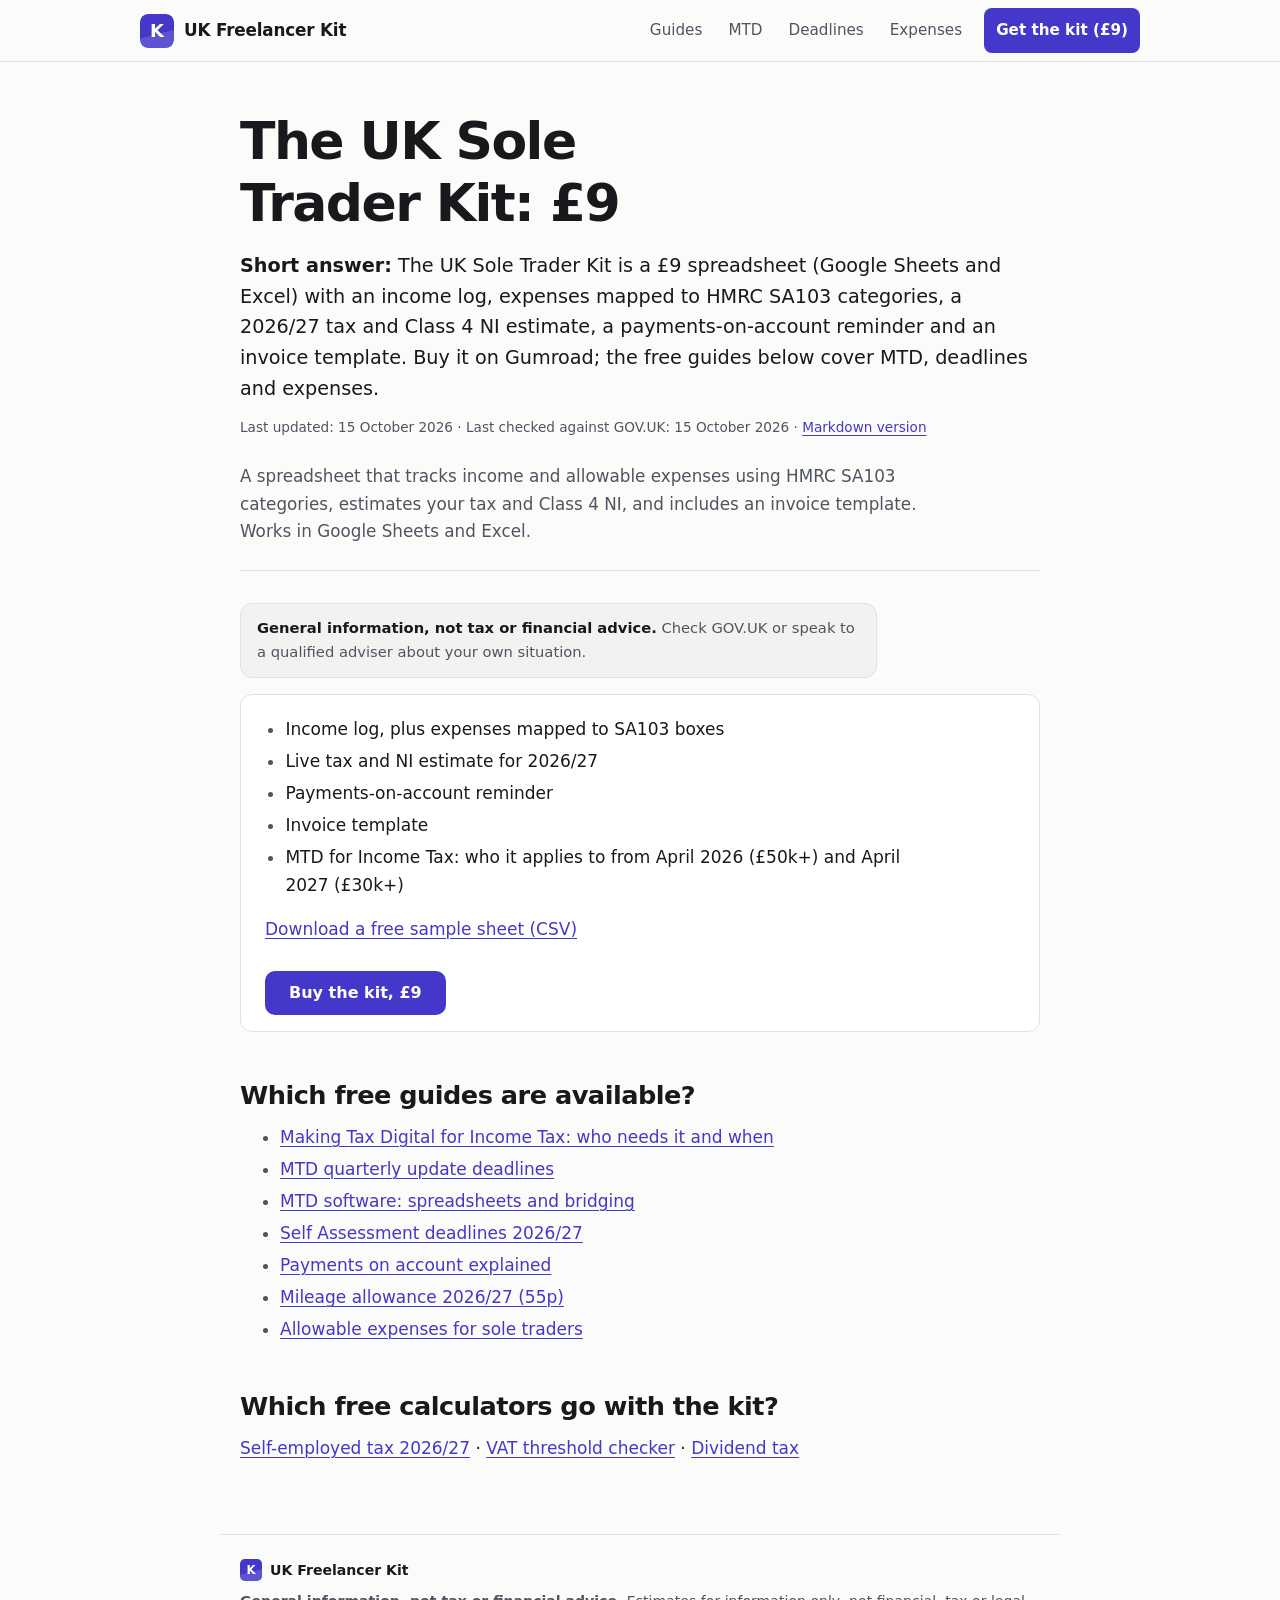
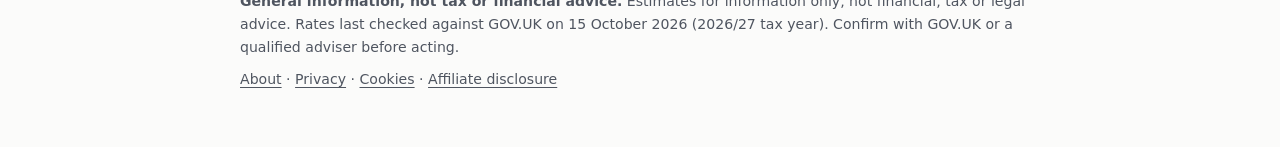
<file: index.html>
<!doctype html><html lang="en-GB"><head><meta charset="utf-8"><meta name="viewport" content="width=device-width,initial-scale=1">
<title>UK Sole Trader Tax & Invoice Kit (Google Sheets) | £9</title><meta name="description" content="Self-assessment income and expense tracker, MTD-ready categories, invoice template and tax estimate for UK sole traders."><meta name="google-site-verification" content="4ClukxyHFtP7GSHUR0D75dGuQpNh220_u6YMPQ5exTw" /><link rel="stylesheet" href="style.css"><link rel="icon" href="favicon.svg" type="image/svg+xml"><meta name="theme-color" content="#4338ca"><meta name="color-scheme" content="light dark"><link rel="canonical" href="https://kit.andreiturcea.com/"><link rel="alternate" type="text/markdown" href="index.html.md" title="Markdown version"><meta property="article:modified_time" content="2026-10-15"><script type="application/ld+json">{"@context": "https://schema.org", "@graph": [{"@type": "WebSite", "@id": "https://kit.andreiturcea.com/#website", "name": "UK Freelancer Kit", "url": "https://kit.andreiturcea.com/", "description": "Free guides for UK sole traders on Making Tax Digital for Income Tax, Self Assessment deadlines, payments on account, mileage and allowable expenses (2026/27), plus the UK Sole Trader Kit, a £9 Google Sheets/Excel income, expenses and tax-estimate spreadsheet sold on Gumroad.", "inLanguage": "en-GB", "publisher": {"@id": "https://kit.andreiturcea.com/#org"}}, {"@type": "Organization", "@id": "https://kit.andreiturcea.com/#org", "name": "UK Freelancer Kit", "url": "https://kit.andreiturcea.com/"}, {"@type": "WebPage", "@id": "https://kit.andreiturcea.com/#webpage", "url": "https://kit.andreiturcea.com/", "name": "UK Sole Trader Tax & Invoice Kit (Google Sheets) | £9", "description": "Self-assessment income and expense tracker, MTD-ready categories, invoice template and tax estimate for UK sole traders.", "inLanguage": "en-GB", "isPartOf": {"@id": "https://kit.andreiturcea.com/#website"}, "datePublished": "2026-10-15", "dateModified": "2026-10-15", "lastReviewed": "2026-10-15", "breadcrumb": {"@id": "https://kit.andreiturcea.com/#breadcrumb"}, "encoding": {"@type": "MediaObject", "contentUrl": "https://kit.andreiturcea.com/index.html.md", "encodingFormat": "text/markdown"}}, {"@type": "BreadcrumbList", "@id": "https://kit.andreiturcea.com/#breadcrumb", "itemListElement": [{"@type": "ListItem", "position": 1, "name": "UK Freelancer Kit", "item": "https://kit.andreiturcea.com/"}]}, {"@type": "Product", "@id": "https://kit.andreiturcea.com/#product", "name": "UK Sole Trader Kit", "description": "Google Sheets and Excel kit for UK sole traders: income log, expenses mapped to HMRC SA103 categories, 2026/27 tax and Class 4 NI estimate, payments-on-account reminder and invoice template.", "brand": {"@type": "Brand", "name": "UK Freelancer Kit"}, "category": "Spreadsheet template", "url": "https://kit.andreiturcea.com/", "offers": {"@type": "Offer", "price": "9.00", "priceCurrency": "GBP", "url": "https://turceapaul.gumroad.com/l/bmykeg", "availability": "https://schema.org/InStock", "seller": {"@id": "https://kit.andreiturcea.com/#org"}}}]}</script></head><body>
<a class="skip" href="#main">Skip to content</a><header class="site-header"><div class="wrap"><a class="brand" href="index.html"><img src="logo.svg" alt="" width="34" height="34"><span>UK Freelancer Kit</span></a><nav class="site-nav" aria-label="Main"><a href="index.html#free-guides">Guides</a><a href="guide-mtd.html">MTD</a><a href="guide-self-assessment-deadlines.html">Deadlines</a><a href="guide-allowable-expenses.html">Expenses</a><a class="btn-nav" href="https://turceapaul.gumroad.com/l/bmykeg">Get the kit (£9)</a></nav></div></header><main id="main"><section class="hero" id="top"><h1>The UK Sole Trader Kit: £9</h1><p id="answer" class="answer"><b>Short answer:</b> The UK Sole Trader Kit is a £9 spreadsheet (Google Sheets and Excel) with an income log, expenses mapped to HMRC SA103 categories, a 2026/27 tax and Class 4 NI estimate, a payments-on-account reminder and an invoice template. Buy it on Gumroad; the free guides below cover MTD, deadlines and expenses.</p><p id="last-updated" style="font-size:.85rem;color:#555">Last updated: <time datetime="2026-10-15">15 October 2026</time> · Last checked against GOV.UK: <time datetime="2026-10-15">15 October 2026</time> · <a href="index.html.md">Markdown version</a></p><p>A spreadsheet that tracks income and allowable expenses using HMRC SA103 categories, estimates your tax and Class 4 NI, and includes an invoice template. Works in Google Sheets and Excel.</p></section><p class="note"><b>General information, not tax or financial advice.</b> Check GOV.UK or speak to a qualified adviser about your own situation.</p>
<div class=card><ul><li>Income log, plus expenses mapped to SA103 boxes</li><li>Live tax and NI estimate for 2026/27</li><li>Payments-on-account reminder</li><li>Invoice template</li><li>MTD for Income Tax: who it applies to from April 2026 (£50k+) and April 2027 (£30k+)</li></ul>
<a href="sample.csv">Download a free sample sheet (CSV)</a><br><br><a href="https://turceapaul.gumroad.com/l/bmykeg"><button>Buy the kit, £9</button></a></div>
<span class="anchor" id="free-guides"></span><h2 id="which-free-guides-are-available">Which free guides are available?</h2><ul><li><a href="guide-mtd.html">Making Tax Digital for Income Tax: who needs it and when</a></li><li><a href="guide-mtd-quarterly-deadlines.html">MTD quarterly update deadlines</a></li><li><a href="guide-mtd-software.html">MTD software: spreadsheets and bridging</a></li><li><a href="guide-self-assessment-deadlines.html">Self Assessment deadlines 2026/27</a></li><li><a href="guide-payments-on-account.html">Payments on account explained</a></li><li><a href="guide-mileage-allowance.html">Mileage allowance 2026/27 (55p)</a></li><li><a href="guide-allowable-expenses.html">Allowable expenses for sole traders</a></li></ul><h2 id="which-free-calculators-go-with-the-kit">Which free calculators go with the kit?</h2><a href="https://calcs.andreiturcea.com/self-employed-tax-calculator.html">Self-employed tax 2026/27</a> · <a href="https://calcs.andreiturcea.com/vat-threshold-checker.html">VAT threshold checker</a> · <a href="https://calcs.andreiturcea.com/dividend-tax-calculator.html">Dividend tax</a></main>
<footer><div class="foot-brand"><img src="logo.svg" alt="" width="22" height="22">UK Freelancer Kit</div><b>General information, not tax or financial advice.</b> Estimates for information only, not financial, tax or legal advice. Rates last checked against GOV.UK on 15 October 2026 (2026/27 tax year). Confirm with GOV.UK or a qualified adviser before acting.<br><a href="about.html">About</a> · <a href="privacy.html">Privacy</a> · <a href="cookies.html">Cookies</a> · <a href="affiliate-disclosure.html">Affiliate disclosure</a></footer></body></html>
</file>
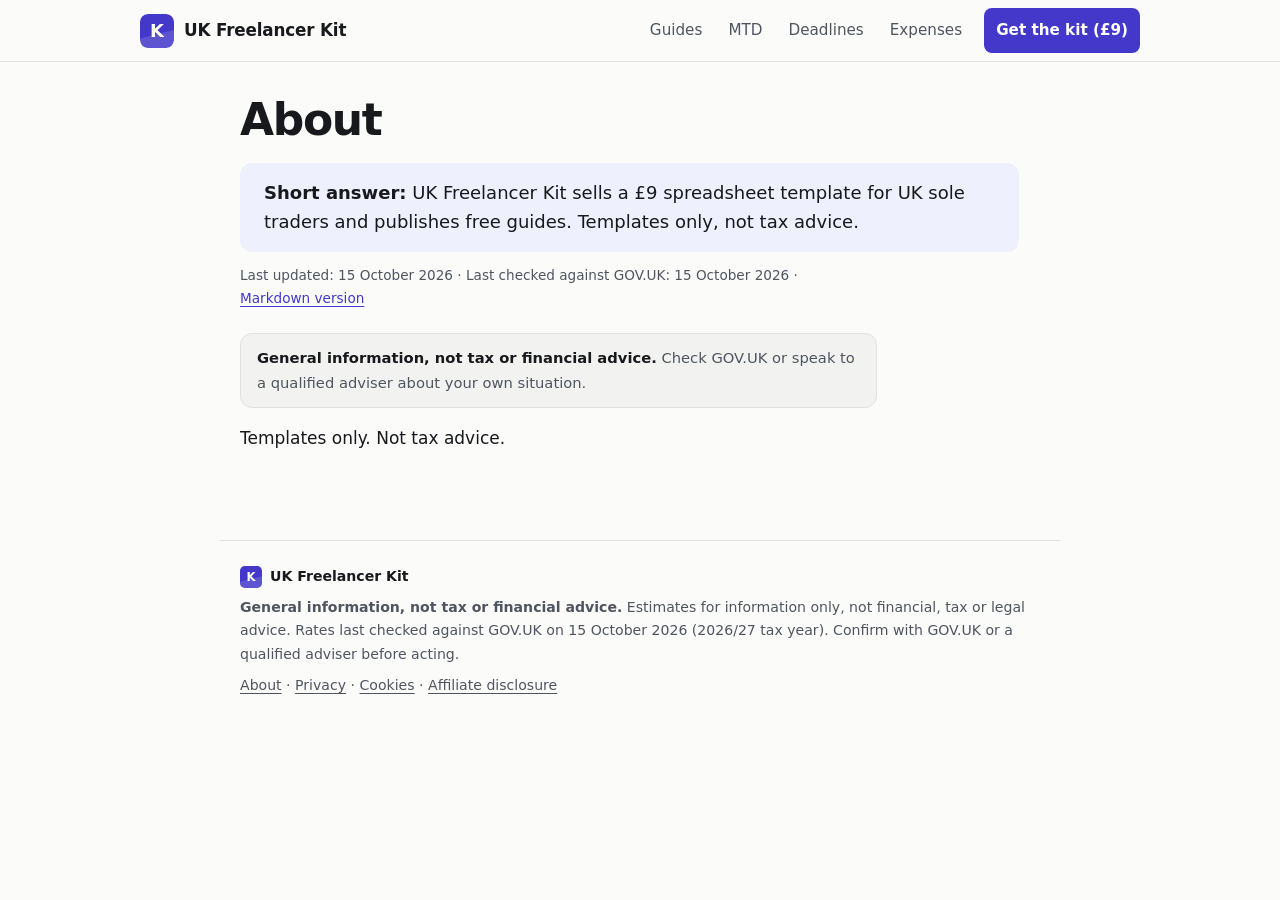
<file: about.html>
<!doctype html><html lang="en-GB"><head><meta charset="utf-8"><meta name="viewport" content="width=device-width,initial-scale=1">
<title>About</title><meta name="description" content="About"><meta name="google-site-verification" content="4ClukxyHFtP7GSHUR0D75dGuQpNh220_u6YMPQ5exTw" /><link rel="stylesheet" href="style.css"><link rel="icon" href="favicon.svg" type="image/svg+xml"><meta name="theme-color" content="#4338ca"><meta name="color-scheme" content="light dark"><link rel="canonical" href="https://kit.andreiturcea.com/about.html"><link rel="alternate" type="text/markdown" href="about.html.md" title="Markdown version"><meta property="article:modified_time" content="2026-10-15"><script type="application/ld+json">{"@context": "https://schema.org", "@graph": [{"@type": "WebSite", "@id": "https://kit.andreiturcea.com/#website", "name": "UK Freelancer Kit", "url": "https://kit.andreiturcea.com/", "description": "Free guides for UK sole traders on Making Tax Digital for Income Tax, Self Assessment deadlines, payments on account, mileage and allowable expenses (2026/27), plus the UK Sole Trader Kit, a £9 Google Sheets/Excel income, expenses and tax-estimate spreadsheet sold on Gumroad.", "inLanguage": "en-GB", "publisher": {"@id": "https://kit.andreiturcea.com/#org"}}, {"@type": "Organization", "@id": "https://kit.andreiturcea.com/#org", "name": "UK Freelancer Kit", "url": "https://kit.andreiturcea.com/"}, {"@type": "WebPage", "@id": "https://kit.andreiturcea.com/about.html#webpage", "url": "https://kit.andreiturcea.com/about.html", "name": "About", "description": "About", "inLanguage": "en-GB", "isPartOf": {"@id": "https://kit.andreiturcea.com/#website"}, "datePublished": "2026-10-15", "dateModified": "2026-10-15", "lastReviewed": "2026-10-15", "breadcrumb": {"@id": "https://kit.andreiturcea.com/about.html#breadcrumb"}, "encoding": {"@type": "MediaObject", "contentUrl": "https://kit.andreiturcea.com/about.html.md", "encodingFormat": "text/markdown"}}, {"@type": "BreadcrumbList", "@id": "https://kit.andreiturcea.com/about.html#breadcrumb", "itemListElement": [{"@type": "ListItem", "position": 1, "name": "UK Freelancer Kit", "item": "https://kit.andreiturcea.com/"}, {"@type": "ListItem", "position": 2, "name": "About", "item": "https://kit.andreiturcea.com/about.html"}]}]}</script></head><body>
<a class="skip" href="#main">Skip to content</a><header class="site-header"><div class="wrap"><a class="brand" href="index.html"><img src="logo.svg" alt="" width="34" height="34"><span>UK Freelancer Kit</span></a><nav class="site-nav" aria-label="Main"><a href="index.html#free-guides">Guides</a><a href="guide-mtd.html">MTD</a><a href="guide-self-assessment-deadlines.html">Deadlines</a><a href="guide-allowable-expenses.html">Expenses</a><a class="btn-nav" href="https://turceapaul.gumroad.com/l/bmykeg">Get the kit (£9)</a></nav></div></header><main id="main"><h1>About</h1><p id="answer" class="answer"><b>Short answer:</b> UK Freelancer Kit sells a £9 spreadsheet template for UK sole traders and publishes free guides. Templates only, not tax advice.</p><p id="last-updated" style="font-size:.85rem;color:#555">Last updated: <time datetime="2026-10-15">15 October 2026</time> · Last checked against GOV.UK: <time datetime="2026-10-15">15 October 2026</time> · <a href="about.html.md">Markdown version</a></p><p class="note"><b>General information, not tax or financial advice.</b> Check GOV.UK or speak to a qualified adviser about your own situation.</p><p>Templates only. Not tax advice.</p></main>
<footer><div class="foot-brand"><img src="logo.svg" alt="" width="22" height="22">UK Freelancer Kit</div><b>General information, not tax or financial advice.</b> Estimates for information only, not financial, tax or legal advice. Rates last checked against GOV.UK on 15 October 2026 (2026/27 tax year). Confirm with GOV.UK or a qualified adviser before acting.<br><a href="about.html">About</a> · <a href="privacy.html">Privacy</a> · <a href="cookies.html">Cookies</a> · <a href="affiliate-disclosure.html">Affiliate disclosure</a></footer></body></html>
</file>
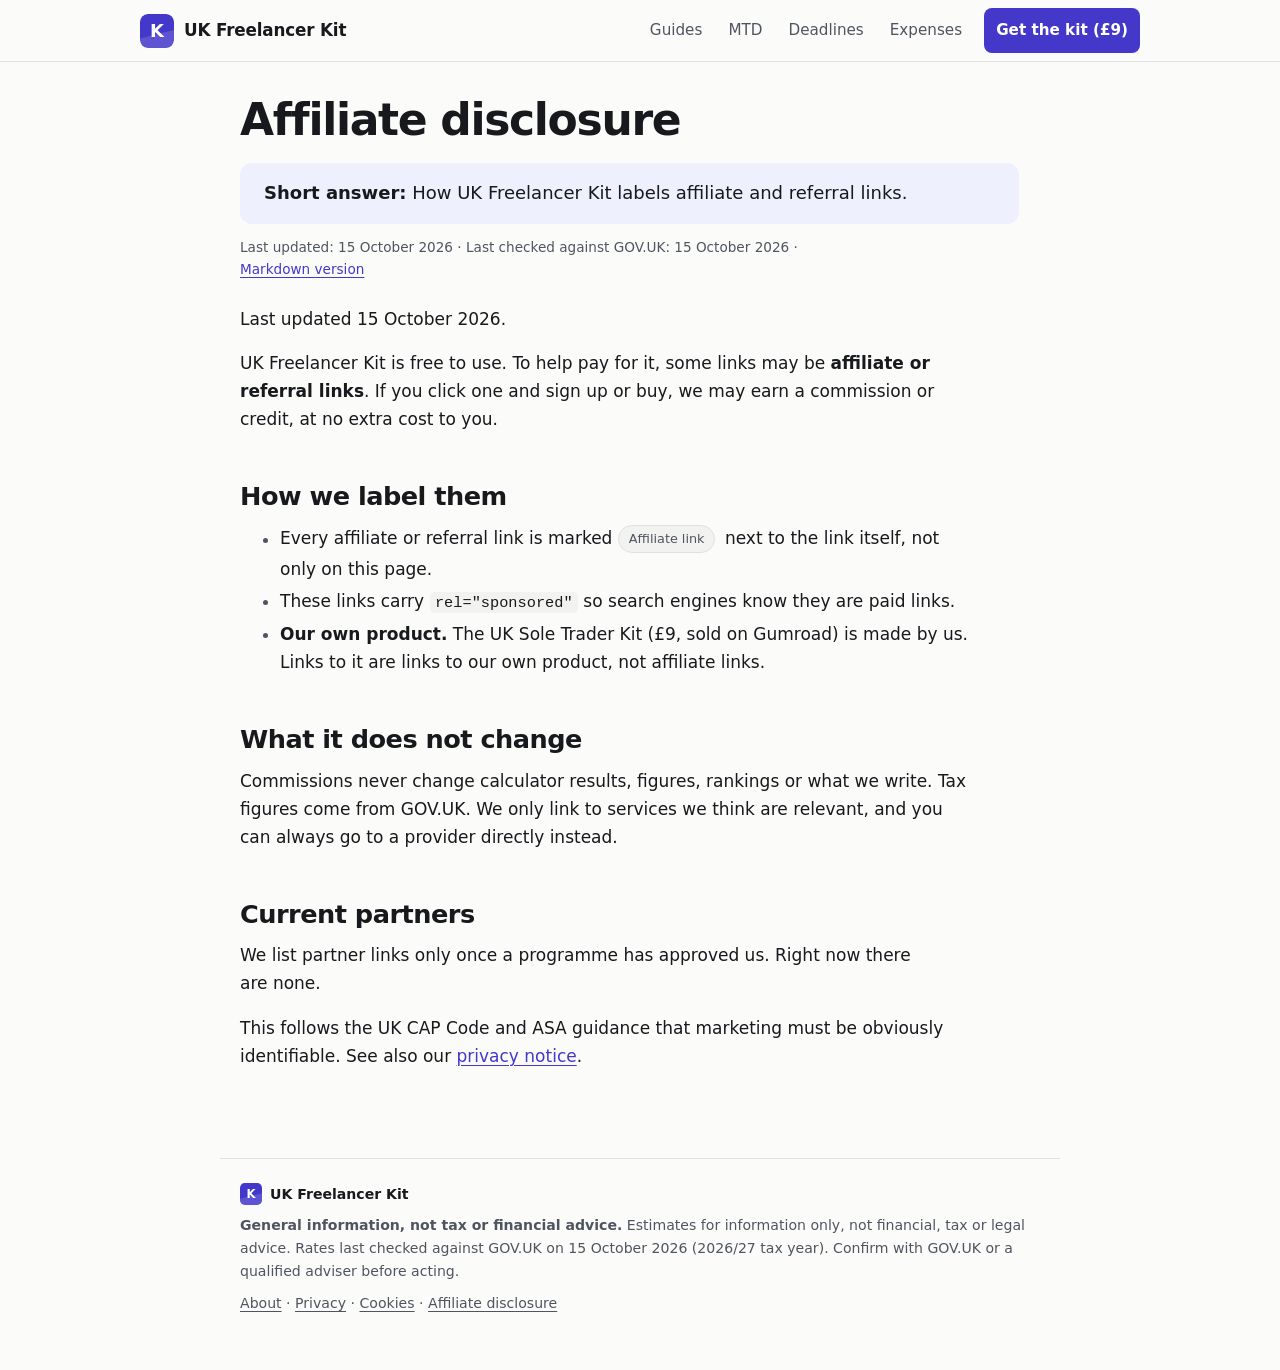
<file: affiliate-disclosure.html>
<!doctype html><html lang="en-GB"><head><meta charset="utf-8"><meta name="viewport" content="width=device-width,initial-scale=1">
<title>Affiliate disclosure | UK Freelancer Kit</title><meta name="description" content="How UK Freelancer Kit labels affiliate and referral links."><link rel="canonical" href="https://kit.andreiturcea.com/affiliate-disclosure.html"><meta name="google-site-verification" content="4ClukxyHFtP7GSHUR0D75dGuQpNh220_u6YMPQ5exTw" /><link rel="stylesheet" href="style.css"><link rel="icon" href="favicon.svg" type="image/svg+xml"><meta name="theme-color" content="#4338ca"><meta name="color-scheme" content="light dark"><link rel="alternate" type="text/markdown" href="affiliate-disclosure.html.md" title="Markdown version"><meta property="article:modified_time" content="2026-10-15"><script type="application/ld+json">{"@context": "https://schema.org", "@graph": [{"@type": "WebSite", "@id": "https://kit.andreiturcea.com/#website", "name": "UK Freelancer Kit", "url": "https://kit.andreiturcea.com/", "description": "Free guides for UK sole traders on Making Tax Digital for Income Tax, Self Assessment deadlines, payments on account, mileage and allowable expenses (2026/27), plus the UK Sole Trader Kit, a £9 Google Sheets/Excel income, expenses and tax-estimate spreadsheet sold on Gumroad.", "inLanguage": "en-GB", "publisher": {"@id": "https://kit.andreiturcea.com/#org"}}, {"@type": "Organization", "@id": "https://kit.andreiturcea.com/#org", "name": "UK Freelancer Kit", "url": "https://kit.andreiturcea.com/"}, {"@type": "WebPage", "@id": "https://kit.andreiturcea.com/affiliate-disclosure.html#webpage", "url": "https://kit.andreiturcea.com/affiliate-disclosure.html", "name": "Affiliate disclosure | UK Freelancer Kit", "description": "How UK Freelancer Kit labels affiliate and referral links.", "inLanguage": "en-GB", "isPartOf": {"@id": "https://kit.andreiturcea.com/#website"}, "datePublished": "2026-10-15", "dateModified": "2026-10-15", "lastReviewed": "2026-10-15", "breadcrumb": {"@id": "https://kit.andreiturcea.com/affiliate-disclosure.html#breadcrumb"}, "encoding": {"@type": "MediaObject", "contentUrl": "https://kit.andreiturcea.com/affiliate-disclosure.html.md", "encodingFormat": "text/markdown"}}, {"@type": "BreadcrumbList", "@id": "https://kit.andreiturcea.com/affiliate-disclosure.html#breadcrumb", "itemListElement": [{"@type": "ListItem", "position": 1, "name": "UK Freelancer Kit", "item": "https://kit.andreiturcea.com/"}, {"@type": "ListItem", "position": 2, "name": "Affiliate disclosure", "item": "https://kit.andreiturcea.com/affiliate-disclosure.html"}]}]}</script></head><body>
<a class="skip" href="#main">Skip to content</a><header class="site-header"><div class="wrap"><a class="brand" href="index.html"><img src="logo.svg" alt="" width="34" height="34"><span>UK Freelancer Kit</span></a><nav class="site-nav" aria-label="Main"><a href="index.html#free-guides">Guides</a><a href="guide-mtd.html">MTD</a><a href="guide-self-assessment-deadlines.html">Deadlines</a><a href="guide-allowable-expenses.html">Expenses</a><a class="btn-nav" href="https://turceapaul.gumroad.com/l/bmykeg">Get the kit (£9)</a></nav></div></header><main id="main"><h1>Affiliate disclosure</h1><p id="answer" class="answer"><b>Short answer:</b> How UK Freelancer Kit labels affiliate and referral links.</p><p id="last-updated" style="font-size:.85rem;color:#555">Last updated: <time datetime="2026-10-15">15 October 2026</time> · Last checked against GOV.UK: <time datetime="2026-10-15">15 October 2026</time> · <a href="affiliate-disclosure.html.md">Markdown version</a></p><p>Last updated 15 October 2026.</p>
<p>UK Freelancer Kit is free to use. To help pay for it, some links may be <b>affiliate or referral links</b>. If you click one and sign up or buy, we may earn a commission or credit, at no extra cost to you.</p>
<h2 id="how-we-label-them">How we label them</h2><ul><li>Every affiliate or referral link is marked <span class=tag>Affiliate link</span> next to the link itself, not only on this page.</li>
<li>These links carry <code>rel="sponsored"</code> so search engines know they are paid links.</li><li><b>Our own product.</b> The UK Sole Trader Kit (£9, sold on Gumroad) is made by us. Links to it are links to our own product, not affiliate links.</li></ul>
<h2 id="what-it-does-not-change">What it does not change</h2><p>Commissions never change calculator results, figures, rankings or what we write. Tax figures come from GOV.UK. We only link to services we think are relevant, and you can always go to a provider directly instead.</p>
<h2 id="current-partners">Current partners</h2><p>We list partner links only once a programme has approved us. Right now there are none.</p>
<p>This follows the UK CAP Code and ASA guidance that marketing must be obviously identifiable. See also our <a href="privacy.html">privacy notice</a>.</p></main>
<footer><div class="foot-brand"><img src="logo.svg" alt="" width="22" height="22">UK Freelancer Kit</div><b>General information, not tax or financial advice.</b> Estimates for information only, not financial, tax or legal advice. Rates last checked against GOV.UK on 15 October 2026 (2026/27 tax year). Confirm with GOV.UK or a qualified adviser before acting.<br><a href="about.html">About</a> · <a href="privacy.html">Privacy</a> · <a href="cookies.html">Cookies</a> · <a href="affiliate-disclosure.html">Affiliate disclosure</a></footer></body></html>
</file>
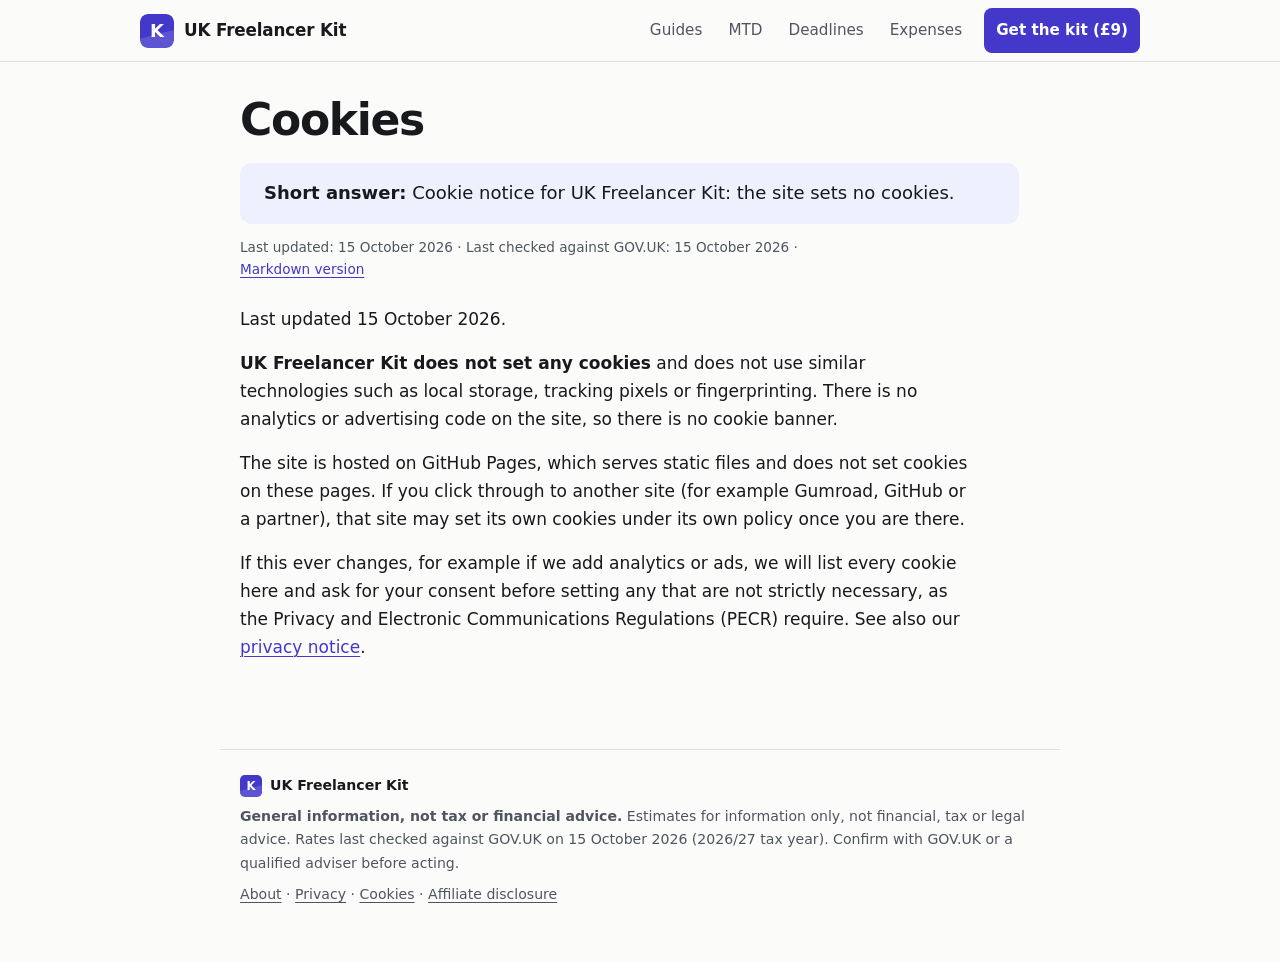
<file: cookies.html>
<!doctype html><html lang="en-GB"><head><meta charset="utf-8"><meta name="viewport" content="width=device-width,initial-scale=1">
<title>Cookies | UK Freelancer Kit</title><meta name="description" content="Cookie notice for UK Freelancer Kit: the site sets no cookies."><link rel="canonical" href="https://kit.andreiturcea.com/cookies.html"><meta name="google-site-verification" content="4ClukxyHFtP7GSHUR0D75dGuQpNh220_u6YMPQ5exTw" /><link rel="stylesheet" href="style.css"><link rel="icon" href="favicon.svg" type="image/svg+xml"><meta name="theme-color" content="#4338ca"><meta name="color-scheme" content="light dark"><link rel="alternate" type="text/markdown" href="cookies.html.md" title="Markdown version"><meta property="article:modified_time" content="2026-10-15"><script type="application/ld+json">{"@context": "https://schema.org", "@graph": [{"@type": "WebSite", "@id": "https://kit.andreiturcea.com/#website", "name": "UK Freelancer Kit", "url": "https://kit.andreiturcea.com/", "description": "Free guides for UK sole traders on Making Tax Digital for Income Tax, Self Assessment deadlines, payments on account, mileage and allowable expenses (2026/27), plus the UK Sole Trader Kit, a £9 Google Sheets/Excel income, expenses and tax-estimate spreadsheet sold on Gumroad.", "inLanguage": "en-GB", "publisher": {"@id": "https://kit.andreiturcea.com/#org"}}, {"@type": "Organization", "@id": "https://kit.andreiturcea.com/#org", "name": "UK Freelancer Kit", "url": "https://kit.andreiturcea.com/"}, {"@type": "WebPage", "@id": "https://kit.andreiturcea.com/cookies.html#webpage", "url": "https://kit.andreiturcea.com/cookies.html", "name": "Cookies | UK Freelancer Kit", "description": "Cookie notice for UK Freelancer Kit: the site sets no cookies.", "inLanguage": "en-GB", "isPartOf": {"@id": "https://kit.andreiturcea.com/#website"}, "datePublished": "2026-10-15", "dateModified": "2026-10-15", "lastReviewed": "2026-10-15", "breadcrumb": {"@id": "https://kit.andreiturcea.com/cookies.html#breadcrumb"}, "encoding": {"@type": "MediaObject", "contentUrl": "https://kit.andreiturcea.com/cookies.html.md", "encodingFormat": "text/markdown"}}, {"@type": "BreadcrumbList", "@id": "https://kit.andreiturcea.com/cookies.html#breadcrumb", "itemListElement": [{"@type": "ListItem", "position": 1, "name": "UK Freelancer Kit", "item": "https://kit.andreiturcea.com/"}, {"@type": "ListItem", "position": 2, "name": "Cookies", "item": "https://kit.andreiturcea.com/cookies.html"}]}]}</script></head><body>
<a class="skip" href="#main">Skip to content</a><header class="site-header"><div class="wrap"><a class="brand" href="index.html"><img src="logo.svg" alt="" width="34" height="34"><span>UK Freelancer Kit</span></a><nav class="site-nav" aria-label="Main"><a href="index.html#free-guides">Guides</a><a href="guide-mtd.html">MTD</a><a href="guide-self-assessment-deadlines.html">Deadlines</a><a href="guide-allowable-expenses.html">Expenses</a><a class="btn-nav" href="https://turceapaul.gumroad.com/l/bmykeg">Get the kit (£9)</a></nav></div></header><main id="main"><h1>Cookies</h1><p id="answer" class="answer"><b>Short answer:</b> Cookie notice for UK Freelancer Kit: the site sets no cookies.</p><p id="last-updated" style="font-size:.85rem;color:#555">Last updated: <time datetime="2026-10-15">15 October 2026</time> · Last checked against GOV.UK: <time datetime="2026-10-15">15 October 2026</time> · <a href="cookies.html.md">Markdown version</a></p><p>Last updated 15 October 2026.</p>
<p><b>UK Freelancer Kit does not set any cookies</b> and does not use similar technologies such as local storage, tracking pixels or fingerprinting. There is no analytics or advertising code on the site, so there is no cookie banner.</p>
<p>The site is hosted on GitHub Pages, which serves static files and does not set cookies on these pages. If you click through to another site (for example Gumroad, GitHub or a partner), that site may set its own cookies under its own policy once you are there.</p>
<p>If this ever changes, for example if we add analytics or ads, we will list every cookie here and ask for your consent before setting any that are not strictly necessary, as the Privacy and Electronic Communications Regulations (PECR) require. See also our <a href="privacy.html">privacy notice</a>.</p></main>
<footer><div class="foot-brand"><img src="logo.svg" alt="" width="22" height="22">UK Freelancer Kit</div><b>General information, not tax or financial advice.</b> Estimates for information only, not financial, tax or legal advice. Rates last checked against GOV.UK on 15 October 2026 (2026/27 tax year). Confirm with GOV.UK or a qualified adviser before acting.<br><a href="about.html">About</a> · <a href="privacy.html">Privacy</a> · <a href="cookies.html">Cookies</a> · <a href="affiliate-disclosure.html">Affiliate disclosure</a></footer></body></html>
</file>
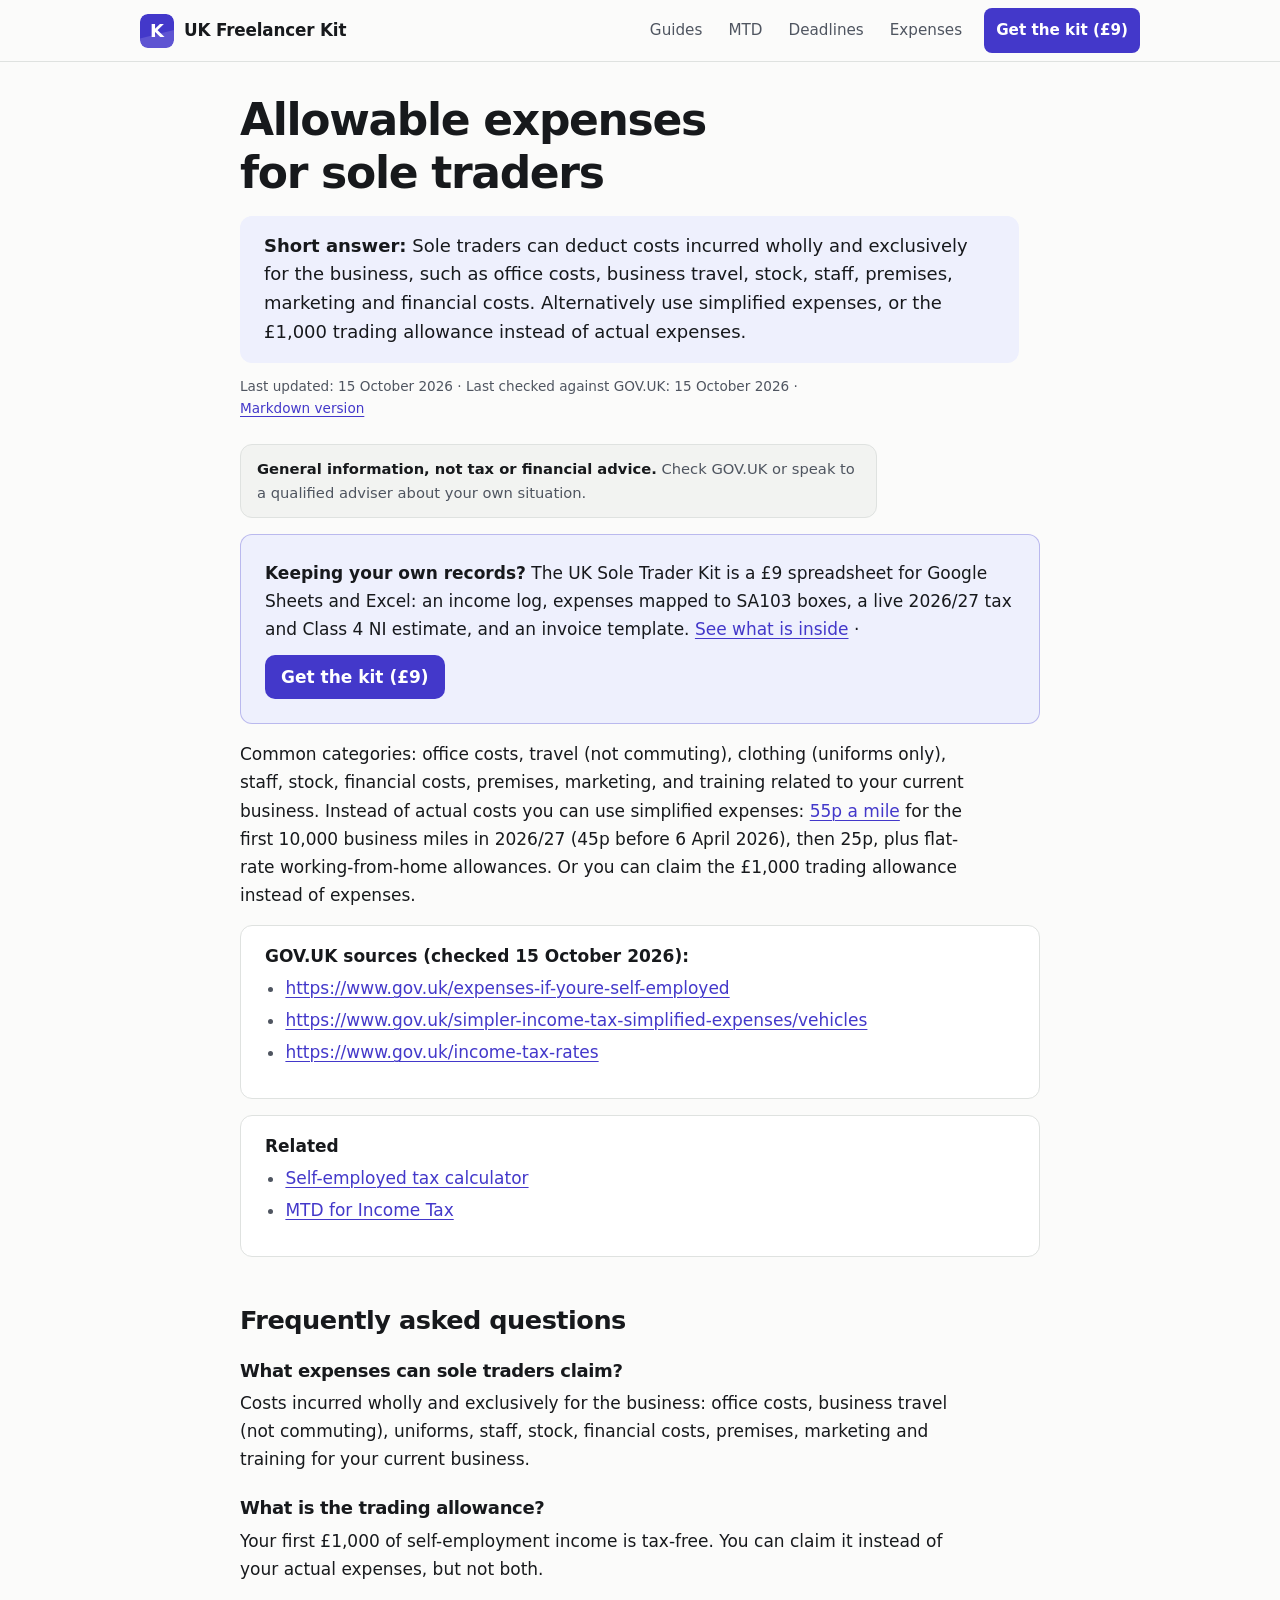
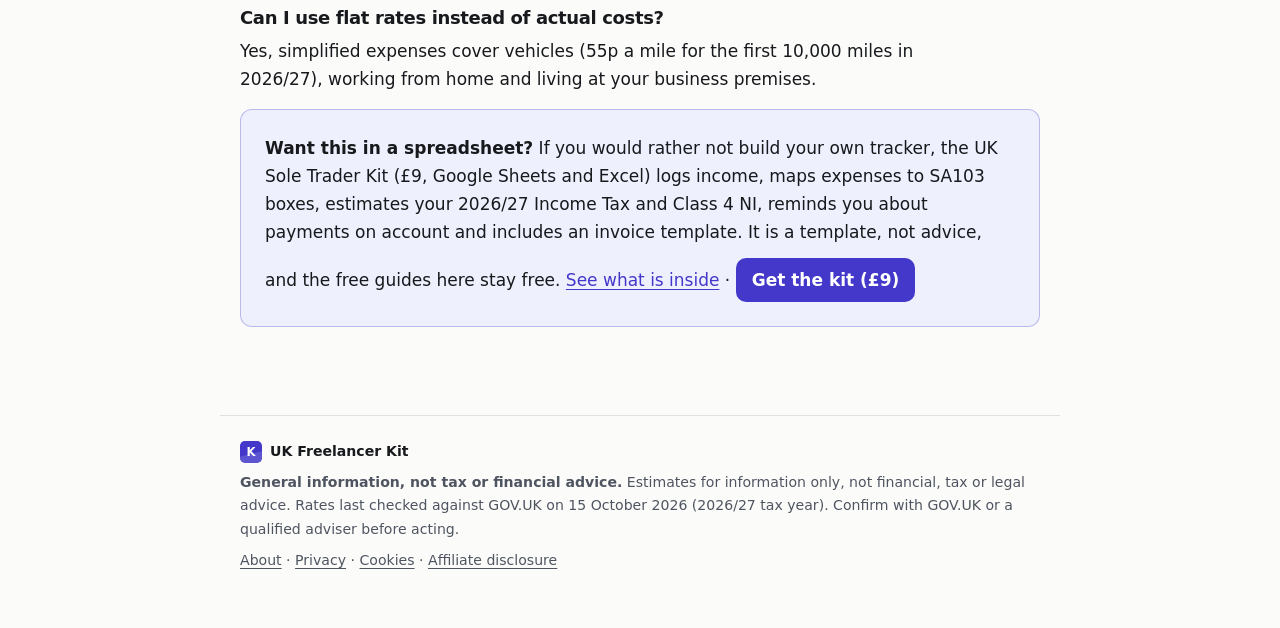
<file: guide-allowable-expenses.html>
<!doctype html><html lang="en-GB"><head><meta charset="utf-8"><meta name="viewport" content="width=device-width,initial-scale=1">
<title>Allowable expenses for UK sole traders (2026 guide)</title><meta name="description" content="Which costs you can claim on Self Assessment, simplified expenses and the £1,000 trading allowance."><link rel="canonical" href="https://kit.andreiturcea.com/guide-allowable-expenses.html"><meta name="google-site-verification" content="4ClukxyHFtP7GSHUR0D75dGuQpNh220_u6YMPQ5exTw" /><link rel="stylesheet" href="style.css"><script type="application/ld+json">{"@context": "https://schema.org", "@type": "FAQPage", "mainEntity": [{"@type": "Question", "name": "What expenses can sole traders claim?", "acceptedAnswer": {"@type": "Answer", "text": "Costs incurred wholly and exclusively for the business: office costs, business travel (not commuting), uniforms, staff, stock, financial costs, premises, marketing and training for your current business."}}, {"@type": "Question", "name": "What is the trading allowance?", "acceptedAnswer": {"@type": "Answer", "text": "Your first £1,000 of self-employment income is tax-free. You can claim it instead of your actual expenses, but not both."}}, {"@type": "Question", "name": "Can I use flat rates instead of actual costs?", "acceptedAnswer": {"@type": "Answer", "text": "Yes, simplified expenses cover vehicles (55p a mile for the first 10,000 miles in 2026/27), working from home and living at your business premises."}}]}</script><link rel="icon" href="favicon.svg" type="image/svg+xml"><meta name="theme-color" content="#4338ca"><meta name="color-scheme" content="light dark"><link rel="alternate" type="text/markdown" href="guide-allowable-expenses.html.md" title="Markdown version"><meta property="article:modified_time" content="2026-10-15"><script type="application/ld+json">{"@context": "https://schema.org", "@graph": [{"@type": "WebSite", "@id": "https://kit.andreiturcea.com/#website", "name": "UK Freelancer Kit", "url": "https://kit.andreiturcea.com/", "description": "Free guides for UK sole traders on Making Tax Digital for Income Tax, Self Assessment deadlines, payments on account, mileage and allowable expenses (2026/27), plus the UK Sole Trader Kit, a £9 Google Sheets/Excel income, expenses and tax-estimate spreadsheet sold on Gumroad.", "inLanguage": "en-GB", "publisher": {"@id": "https://kit.andreiturcea.com/#org"}}, {"@type": "Organization", "@id": "https://kit.andreiturcea.com/#org", "name": "UK Freelancer Kit", "url": "https://kit.andreiturcea.com/"}, {"@type": "WebPage", "@id": "https://kit.andreiturcea.com/guide-allowable-expenses.html#webpage", "url": "https://kit.andreiturcea.com/guide-allowable-expenses.html", "name": "Allowable expenses for UK sole traders (2026 guide)", "description": "Which costs you can claim on Self Assessment, simplified expenses and the £1,000 trading allowance.", "inLanguage": "en-GB", "isPartOf": {"@id": "https://kit.andreiturcea.com/#website"}, "datePublished": "2026-10-15", "dateModified": "2026-10-15", "lastReviewed": "2026-10-15", "breadcrumb": {"@id": "https://kit.andreiturcea.com/guide-allowable-expenses.html#breadcrumb"}, "encoding": {"@type": "MediaObject", "contentUrl": "https://kit.andreiturcea.com/guide-allowable-expenses.html.md", "encodingFormat": "text/markdown"}}, {"@type": "BreadcrumbList", "@id": "https://kit.andreiturcea.com/guide-allowable-expenses.html#breadcrumb", "itemListElement": [{"@type": "ListItem", "position": 1, "name": "UK Freelancer Kit", "item": "https://kit.andreiturcea.com/"}, {"@type": "ListItem", "position": 2, "name": "Allowable expenses for sole traders", "item": "https://kit.andreiturcea.com/guide-allowable-expenses.html"}]}, {"@type": "Article", "@id": "https://kit.andreiturcea.com/guide-allowable-expenses.html#article", "headline": "Allowable expenses for sole traders", "description": "Which costs you can claim on Self Assessment, simplified expenses and the £1,000 trading allowance.", "url": "https://kit.andreiturcea.com/guide-allowable-expenses.html", "mainEntityOfPage": {"@id": "https://kit.andreiturcea.com/guide-allowable-expenses.html#webpage"}, "datePublished": "2026-10-15", "dateModified": "2026-10-15", "author": {"@id": "https://kit.andreiturcea.com/#org"}, "publisher": {"@id": "https://kit.andreiturcea.com/#org"}, "inLanguage": "en-GB"}]}</script></head><body>
<a class="skip" href="#main">Skip to content</a><header class="site-header"><div class="wrap"><a class="brand" href="index.html"><img src="logo.svg" alt="" width="34" height="34"><span>UK Freelancer Kit</span></a><nav class="site-nav" aria-label="Main"><a href="index.html#free-guides">Guides</a><a href="guide-mtd.html">MTD</a><a href="guide-self-assessment-deadlines.html">Deadlines</a><a href="guide-allowable-expenses.html">Expenses</a><a class="btn-nav" href="https://turceapaul.gumroad.com/l/bmykeg">Get the kit (£9)</a></nav></div></header><main id="main">
<h1>Allowable expenses for sole traders</h1><p id="answer" class="answer"><b>Short answer:</b> Sole traders can deduct costs incurred wholly and exclusively for the business, such as office costs, business travel, stock, staff, premises, marketing and financial costs. Alternatively use simplified expenses, or the £1,000 trading allowance instead of actual expenses.</p><p id="last-updated" style="font-size:.85rem;color:#555">Last updated: <time datetime="2026-10-15">15 October 2026</time> · Last checked against GOV.UK: <time datetime="2026-10-15">15 October 2026</time> · <a href="guide-allowable-expenses.html.md">Markdown version</a></p><p class="note"><b>General information, not tax or financial advice.</b> Check GOV.UK or speak to a qualified adviser about your own situation.</p><div class="card sp kit-cta" id="kit-top"><b>Keeping your own records?</b> The UK Sole Trader Kit is a £9 spreadsheet for Google Sheets and Excel: an income log, expenses mapped to SA103 boxes, a live 2026/27 tax and Class 4 NI estimate, and an invoice template. <a href="https://kit.andreiturcea.com/">See what is inside</a> · <a href="https://turceapaul.gumroad.com/l/bmykeg">Get the kit (£9)</a></div><p>Common categories: office costs, travel (not commuting), clothing (uniforms only), staff, stock, financial costs, premises, marketing, and training related to your current business. Instead of actual costs you can use simplified expenses: <a href="guide-mileage-allowance.html">55p a mile</a> for the first 10,000 business miles in 2026/27 (45p before 6 April 2026), then 25p, plus flat-rate working-from-home allowances. Or you can claim the £1,000 trading allowance instead of expenses.</p>
<div class=card><b>GOV.UK sources (checked 15 October 2026):</b><ul><li><a href="https://www.gov.uk/expenses-if-youre-self-employed" rel="nofollow">https://www.gov.uk/expenses-if-youre-self-employed</a></li><li><a href="https://www.gov.uk/simpler-income-tax-simplified-expenses/vehicles" rel="nofollow">https://www.gov.uk/simpler-income-tax-simplified-expenses/vehicles</a></li><li><a href="https://www.gov.uk/income-tax-rates" rel="nofollow">https://www.gov.uk/income-tax-rates</a></li></ul></div><div class=card><b>Related</b><ul><li><a href="https://calcs.andreiturcea.com/self-employed-tax-calculator.html">Self-employed tax calculator</a></li><li><a href="guide-mtd.html">MTD for Income Tax</a></li></ul></div><h2 id="frequently-asked-questions">Frequently asked questions</h2><h3 id="what-expenses-can-sole-traders-claim">What expenses can sole traders claim?</h3><p>Costs incurred wholly and exclusively for the business: office costs, business travel (not commuting), uniforms, staff, stock, financial costs, premises, marketing and training for your current business.</p><h3 id="what-is-the-trading-allowance">What is the trading allowance?</h3><p>Your first £1,000 of self-employment income is tax-free. You can claim it instead of your actual expenses, but not both.</p><h3 id="can-i-use-flat-rates-instead-of-actual-costs">Can I use flat rates instead of actual costs?</h3><p>Yes, simplified expenses cover vehicles (55p a mile for the first 10,000 miles in 2026/27), working from home and living at your business premises.</p><div class="card sp kit-cta" id="kit-end"><b>Want this in a spreadsheet?</b> If you would rather not build your own tracker, the UK Sole Trader Kit (£9, Google Sheets and Excel) logs income, maps expenses to SA103 boxes, estimates your 2026/27 Income Tax and Class 4 NI, reminds you about payments on account and includes an invoice template. It is a template, not advice, and the free guides here stay free. <a href="https://kit.andreiturcea.com/">See what is inside</a> · <a href="https://turceapaul.gumroad.com/l/bmykeg">Get the kit (£9)</a></div></main>
<footer><div class="foot-brand"><img src="logo.svg" alt="" width="22" height="22">UK Freelancer Kit</div><b>General information, not tax or financial advice.</b> Estimates for information only, not financial, tax or legal advice. Rates last checked against GOV.UK on 15 October 2026 (2026/27 tax year). Confirm with GOV.UK or a qualified adviser before acting.<br><a href="about.html">About</a> · <a href="privacy.html">Privacy</a> · <a href="cookies.html">Cookies</a> · <a href="affiliate-disclosure.html">Affiliate disclosure</a></footer></body></html>
</file>
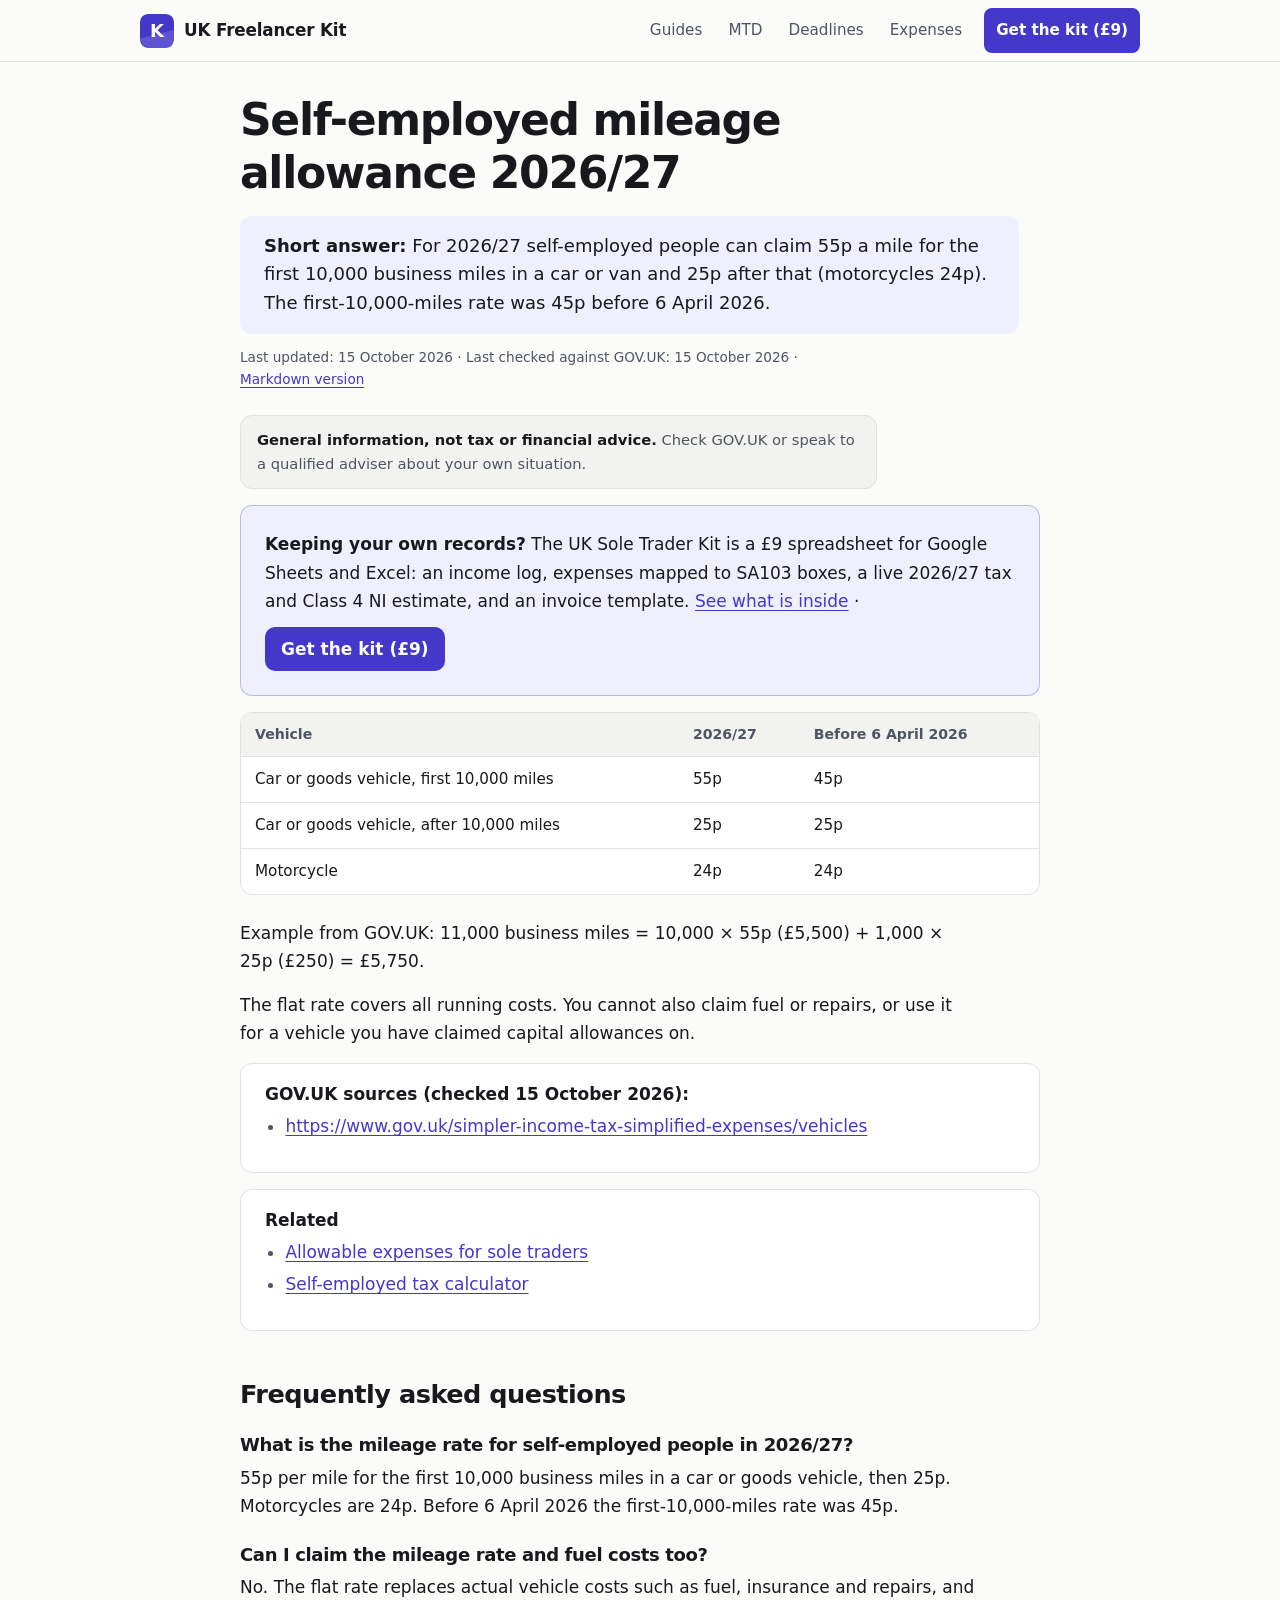
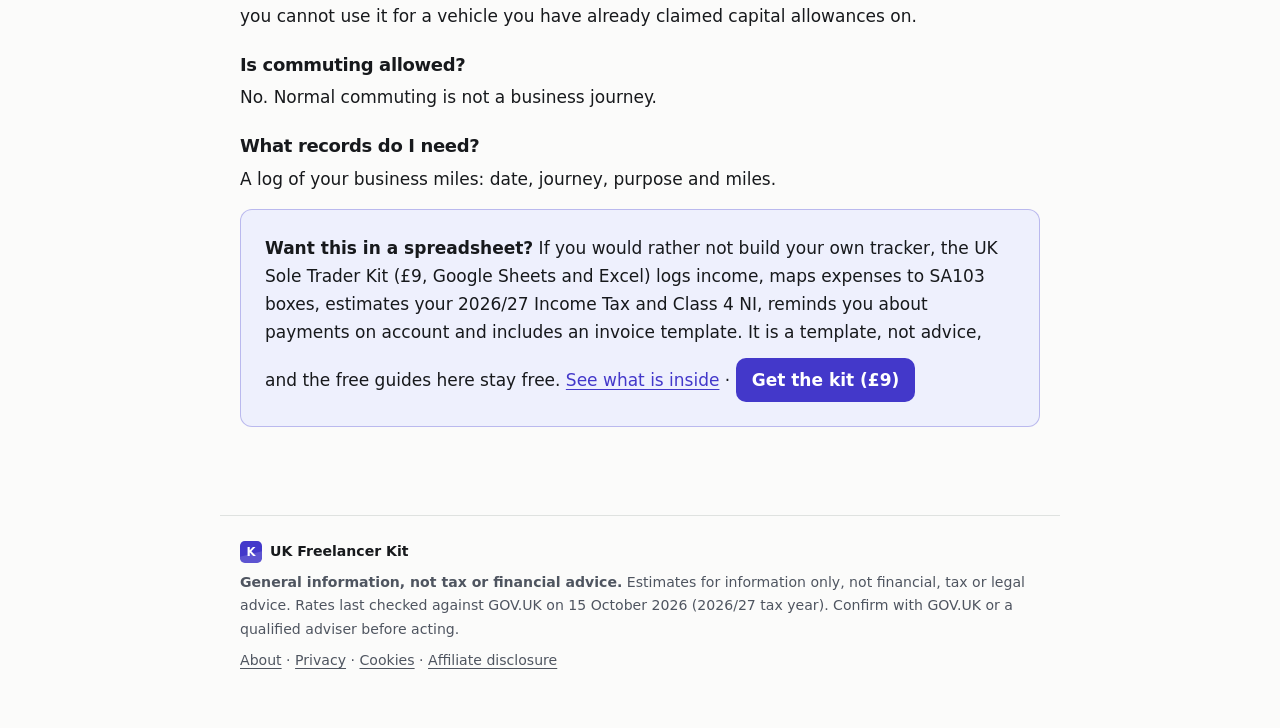
<file: guide-mileage-allowance.html>
<!doctype html><html lang="en-GB"><head><meta charset="utf-8"><meta name="viewport" content="width=device-width,initial-scale=1">
<title>Self-employed mileage rate 2026/27: 55p per mile</title><meta name="description" content="Simplified expenses for vehicles in 2026/27: 55p a mile for the first 10,000 business miles, then 25p; motorcycles 24p."><link rel="canonical" href="https://kit.andreiturcea.com/guide-mileage-allowance.html"><meta name="google-site-verification" content="4ClukxyHFtP7GSHUR0D75dGuQpNh220_u6YMPQ5exTw" /><link rel="stylesheet" href="style.css"><script type="application/ld+json">{"@context": "https://schema.org", "@type": "FAQPage", "mainEntity": [{"@type": "Question", "name": "What is the mileage rate for self-employed people in 2026/27?", "acceptedAnswer": {"@type": "Answer", "text": "55p per mile for the first 10,000 business miles in a car or goods vehicle, then 25p. Motorcycles are 24p. Before 6 April 2026 the first-10,000-miles rate was 45p."}}, {"@type": "Question", "name": "Can I claim the mileage rate and fuel costs too?", "acceptedAnswer": {"@type": "Answer", "text": "No. The flat rate replaces actual vehicle costs such as fuel, insurance and repairs, and you cannot use it for a vehicle you have already claimed capital allowances on."}}, {"@type": "Question", "name": "Is commuting allowed?", "acceptedAnswer": {"@type": "Answer", "text": "No. Normal commuting is not a business journey."}}, {"@type": "Question", "name": "What records do I need?", "acceptedAnswer": {"@type": "Answer", "text": "A log of your business miles: date, journey, purpose and miles."}}]}</script><link rel="icon" href="favicon.svg" type="image/svg+xml"><meta name="theme-color" content="#4338ca"><meta name="color-scheme" content="light dark"><link rel="alternate" type="text/markdown" href="guide-mileage-allowance.html.md" title="Markdown version"><meta property="article:modified_time" content="2026-10-15"><script type="application/ld+json">{"@context": "https://schema.org", "@graph": [{"@type": "WebSite", "@id": "https://kit.andreiturcea.com/#website", "name": "UK Freelancer Kit", "url": "https://kit.andreiturcea.com/", "description": "Free guides for UK sole traders on Making Tax Digital for Income Tax, Self Assessment deadlines, payments on account, mileage and allowable expenses (2026/27), plus the UK Sole Trader Kit, a £9 Google Sheets/Excel income, expenses and tax-estimate spreadsheet sold on Gumroad.", "inLanguage": "en-GB", "publisher": {"@id": "https://kit.andreiturcea.com/#org"}}, {"@type": "Organization", "@id": "https://kit.andreiturcea.com/#org", "name": "UK Freelancer Kit", "url": "https://kit.andreiturcea.com/"}, {"@type": "WebPage", "@id": "https://kit.andreiturcea.com/guide-mileage-allowance.html#webpage", "url": "https://kit.andreiturcea.com/guide-mileage-allowance.html", "name": "Self-employed mileage rate 2026/27: 55p per mile", "description": "Simplified expenses for vehicles in 2026/27: 55p a mile for the first 10,000 business miles, then 25p; motorcycles 24p.", "inLanguage": "en-GB", "isPartOf": {"@id": "https://kit.andreiturcea.com/#website"}, "datePublished": "2026-10-15", "dateModified": "2026-10-15", "lastReviewed": "2026-10-15", "breadcrumb": {"@id": "https://kit.andreiturcea.com/guide-mileage-allowance.html#breadcrumb"}, "encoding": {"@type": "MediaObject", "contentUrl": "https://kit.andreiturcea.com/guide-mileage-allowance.html.md", "encodingFormat": "text/markdown"}}, {"@type": "BreadcrumbList", "@id": "https://kit.andreiturcea.com/guide-mileage-allowance.html#breadcrumb", "itemListElement": [{"@type": "ListItem", "position": 1, "name": "UK Freelancer Kit", "item": "https://kit.andreiturcea.com/"}, {"@type": "ListItem", "position": 2, "name": "Self-employed mileage allowance 2026/27", "item": "https://kit.andreiturcea.com/guide-mileage-allowance.html"}]}, {"@type": "Article", "@id": "https://kit.andreiturcea.com/guide-mileage-allowance.html#article", "headline": "Self-employed mileage allowance 2026/27", "description": "Simplified expenses for vehicles in 2026/27: 55p a mile for the first 10,000 business miles, then 25p; motorcycles 24p.", "url": "https://kit.andreiturcea.com/guide-mileage-allowance.html", "mainEntityOfPage": {"@id": "https://kit.andreiturcea.com/guide-mileage-allowance.html#webpage"}, "datePublished": "2026-10-15", "dateModified": "2026-10-15", "author": {"@id": "https://kit.andreiturcea.com/#org"}, "publisher": {"@id": "https://kit.andreiturcea.com/#org"}, "inLanguage": "en-GB"}]}</script></head><body>
<a class="skip" href="#main">Skip to content</a><header class="site-header"><div class="wrap"><a class="brand" href="index.html"><img src="logo.svg" alt="" width="34" height="34"><span>UK Freelancer Kit</span></a><nav class="site-nav" aria-label="Main"><a href="index.html#free-guides">Guides</a><a href="guide-mtd.html">MTD</a><a href="guide-self-assessment-deadlines.html">Deadlines</a><a href="guide-allowable-expenses.html">Expenses</a><a class="btn-nav" href="https://turceapaul.gumroad.com/l/bmykeg">Get the kit (£9)</a></nav></div></header><main id="main">
<h1>Self-employed mileage allowance 2026/27</h1><p id="answer" class="answer"><b>Short answer:</b> For 2026/27 self-employed people can claim 55p a mile for the first 10,000 business miles in a car or van and 25p after that (motorcycles 24p). The first-10,000-miles rate was 45p before 6 April 2026.</p><p id="last-updated" style="font-size:.85rem;color:#555">Last updated: <time datetime="2026-10-15">15 October 2026</time> · Last checked against GOV.UK: <time datetime="2026-10-15">15 October 2026</time> · <a href="guide-mileage-allowance.html.md">Markdown version</a></p><p class="note"><b>General information, not tax or financial advice.</b> Check GOV.UK or speak to a qualified adviser about your own situation.</p><div class="card sp kit-cta" id="kit-top"><b>Keeping your own records?</b> The UK Sole Trader Kit is a £9 spreadsheet for Google Sheets and Excel: an income log, expenses mapped to SA103 boxes, a live 2026/27 tax and Class 4 NI estimate, and an invoice template. <a href="https://kit.andreiturcea.com/">See what is inside</a> · <a href="https://turceapaul.gumroad.com/l/bmykeg">Get the kit (£9)</a></div><div class="table-wrap" role="region" tabindex="0" aria-label="Table (scrolls sideways on small screens)"><table><tr><th>Vehicle</th><th>2026/27</th><th>Before 6 April 2026</th></tr><tr><td>Car or goods vehicle, first 10,000 miles</td><td>55p</td><td>45p</td></tr><tr><td>Car or goods vehicle, after 10,000 miles</td><td>25p</td><td>25p</td></tr><tr><td>Motorcycle</td><td>24p</td><td>24p</td></tr></table></div>
<p>Example from GOV.UK: 11,000 business miles = 10,000 × 55p (£5,500) + 1,000 × 25p (£250) = £5,750.</p>
<p>The flat rate covers all running costs. You cannot also claim fuel or repairs, or use it for a vehicle you have claimed capital allowances on.</p>
<div class=card><b>GOV.UK sources (checked 15 October 2026):</b><ul><li><a href="https://www.gov.uk/simpler-income-tax-simplified-expenses/vehicles" rel="nofollow">https://www.gov.uk/simpler-income-tax-simplified-expenses/vehicles</a></li></ul></div><div class=card><b>Related</b><ul><li><a href="guide-allowable-expenses.html">Allowable expenses for sole traders</a></li><li><a href="https://calcs.andreiturcea.com/self-employed-tax-calculator.html">Self-employed tax calculator</a></li></ul></div><h2 id="frequently-asked-questions">Frequently asked questions</h2><h3 id="what-is-the-mileage-rate-for-self-employed-people-in-2026-27">What is the mileage rate for self-employed people in 2026/27?</h3><p>55p per mile for the first 10,000 business miles in a car or goods vehicle, then 25p. Motorcycles are 24p. Before 6 April 2026 the first-10,000-miles rate was 45p.</p><h3 id="can-i-claim-the-mileage-rate-and-fuel-costs-too">Can I claim the mileage rate and fuel costs too?</h3><p>No. The flat rate replaces actual vehicle costs such as fuel, insurance and repairs, and you cannot use it for a vehicle you have already claimed capital allowances on.</p><h3 id="is-commuting-allowed">Is commuting allowed?</h3><p>No. Normal commuting is not a business journey.</p><h3 id="what-records-do-i-need">What records do I need?</h3><p>A log of your business miles: date, journey, purpose and miles.</p><div class="card sp kit-cta" id="kit-end"><b>Want this in a spreadsheet?</b> If you would rather not build your own tracker, the UK Sole Trader Kit (£9, Google Sheets and Excel) logs income, maps expenses to SA103 boxes, estimates your 2026/27 Income Tax and Class 4 NI, reminds you about payments on account and includes an invoice template. It is a template, not advice, and the free guides here stay free. <a href="https://kit.andreiturcea.com/">See what is inside</a> · <a href="https://turceapaul.gumroad.com/l/bmykeg">Get the kit (£9)</a></div></main>
<footer><div class="foot-brand"><img src="logo.svg" alt="" width="22" height="22">UK Freelancer Kit</div><b>General information, not tax or financial advice.</b> Estimates for information only, not financial, tax or legal advice. Rates last checked against GOV.UK on 15 October 2026 (2026/27 tax year). Confirm with GOV.UK or a qualified adviser before acting.<br><a href="about.html">About</a> · <a href="privacy.html">Privacy</a> · <a href="cookies.html">Cookies</a> · <a href="affiliate-disclosure.html">Affiliate disclosure</a></footer></body></html>
</file>
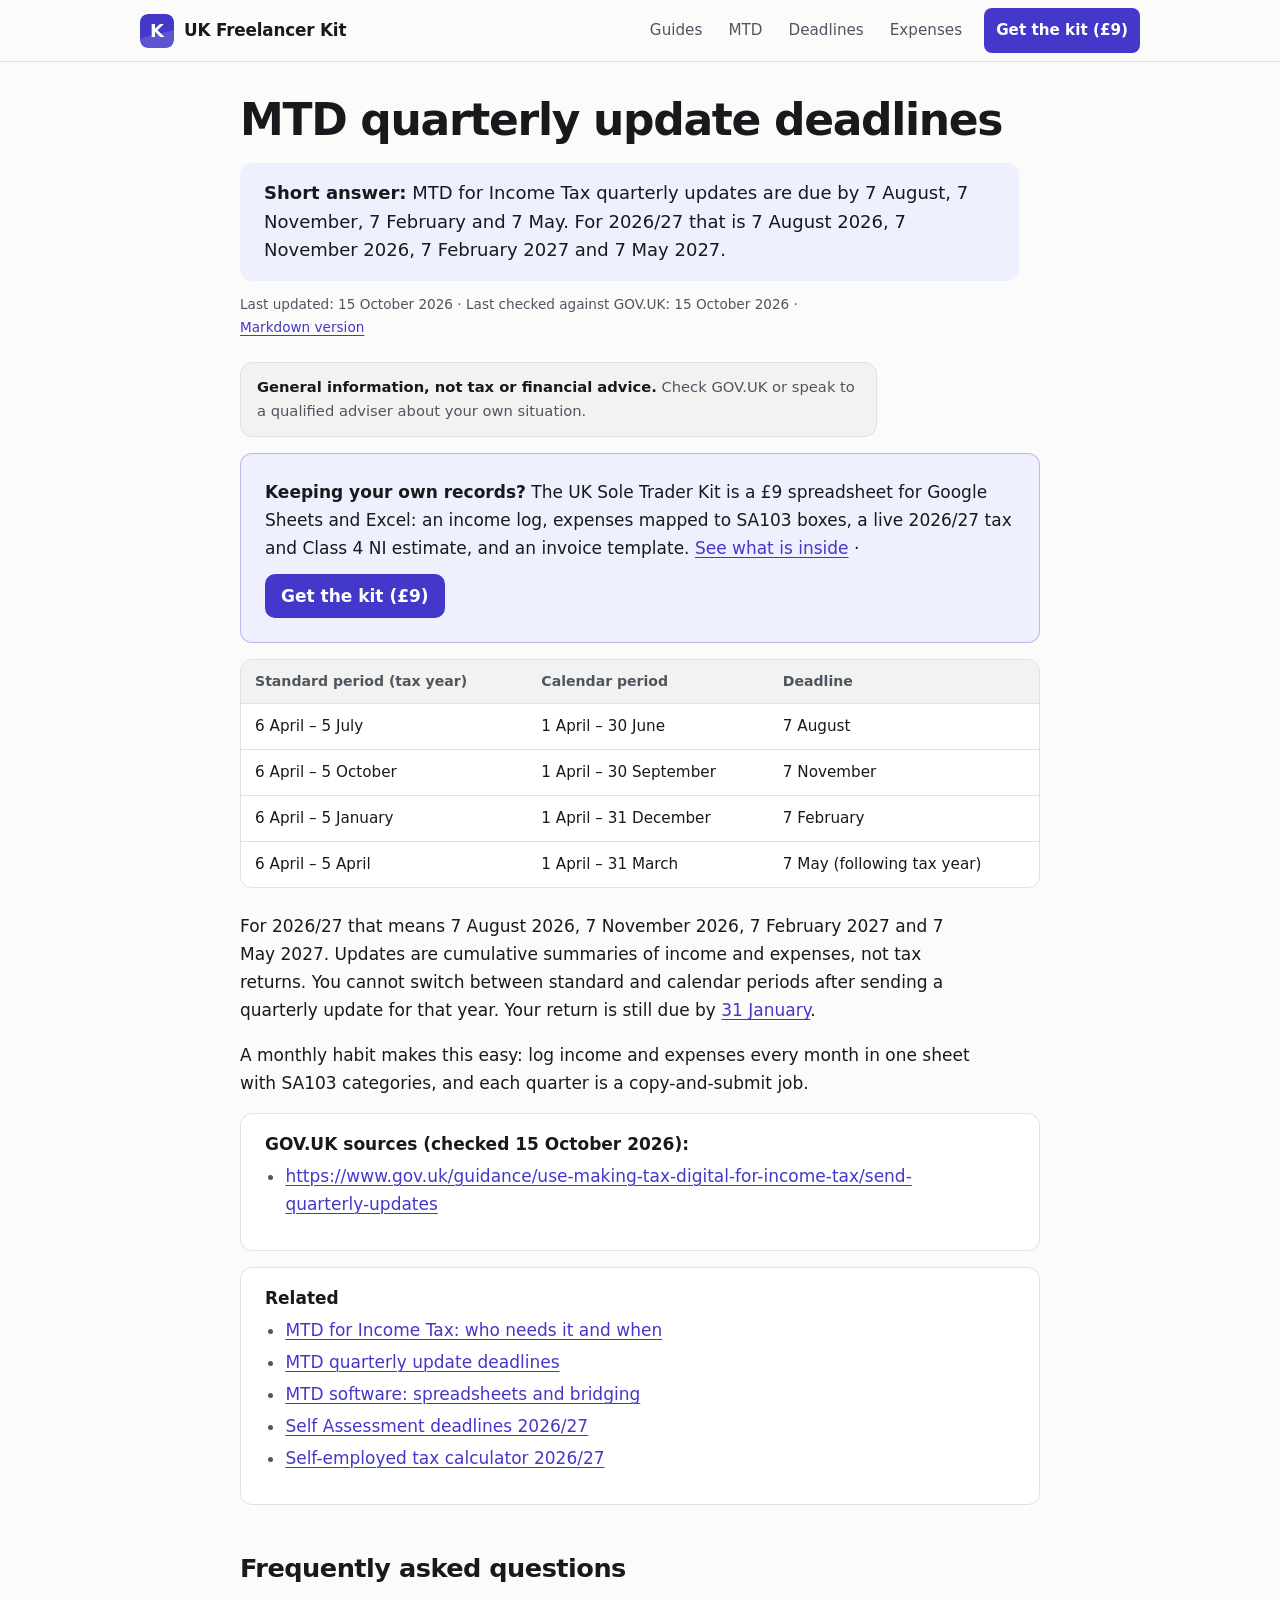
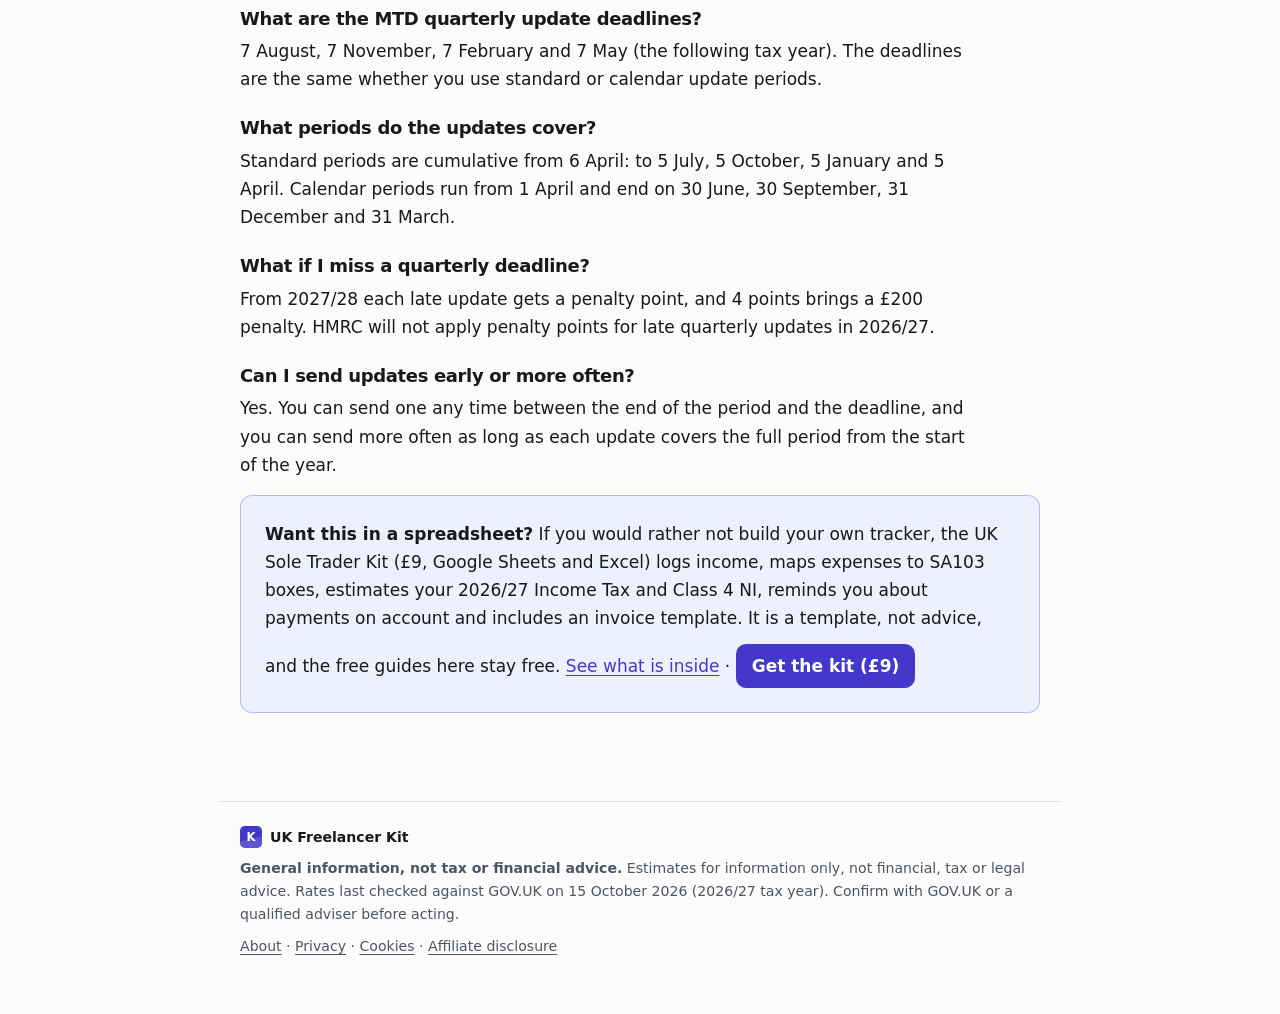
<file: guide-mtd-quarterly-deadlines.html>
<!doctype html><html lang="en-GB"><head><meta charset="utf-8"><meta name="viewport" content="width=device-width,initial-scale=1">
<title>MTD for Income Tax quarterly update deadlines 2026/27</title><meta name="description" content="Making Tax Digital quarterly update dates: 7 August, 7 November, 7 February and 7 May, with standard and calendar periods."><link rel="canonical" href="https://kit.andreiturcea.com/guide-mtd-quarterly-deadlines.html"><meta name="google-site-verification" content="4ClukxyHFtP7GSHUR0D75dGuQpNh220_u6YMPQ5exTw" /><link rel="stylesheet" href="style.css"><script type="application/ld+json">{"@context": "https://schema.org", "@type": "FAQPage", "mainEntity": [{"@type": "Question", "name": "What are the MTD quarterly update deadlines?", "acceptedAnswer": {"@type": "Answer", "text": "7 August, 7 November, 7 February and 7 May (the following tax year). The deadlines are the same whether you use standard or calendar update periods."}}, {"@type": "Question", "name": "What periods do the updates cover?", "acceptedAnswer": {"@type": "Answer", "text": "Standard periods are cumulative from 6 April: to 5 July, 5 October, 5 January and 5 April. Calendar periods run from 1 April and end on 30 June, 30 September, 31 December and 31 March."}}, {"@type": "Question", "name": "What if I miss a quarterly deadline?", "acceptedAnswer": {"@type": "Answer", "text": "From 2027/28 each late update gets a penalty point, and 4 points brings a £200 penalty. HMRC will not apply penalty points for late quarterly updates in 2026/27."}}, {"@type": "Question", "name": "Can I send updates early or more often?", "acceptedAnswer": {"@type": "Answer", "text": "Yes. You can send one any time between the end of the period and the deadline, and you can send more often as long as each update covers the full period from the start of the year."}}]}</script><link rel="icon" href="favicon.svg" type="image/svg+xml"><meta name="theme-color" content="#4338ca"><meta name="color-scheme" content="light dark"><link rel="alternate" type="text/markdown" href="guide-mtd-quarterly-deadlines.html.md" title="Markdown version"><meta property="article:modified_time" content="2026-10-15"><script type="application/ld+json">{"@context": "https://schema.org", "@graph": [{"@type": "WebSite", "@id": "https://kit.andreiturcea.com/#website", "name": "UK Freelancer Kit", "url": "https://kit.andreiturcea.com/", "description": "Free guides for UK sole traders on Making Tax Digital for Income Tax, Self Assessment deadlines, payments on account, mileage and allowable expenses (2026/27), plus the UK Sole Trader Kit, a £9 Google Sheets/Excel income, expenses and tax-estimate spreadsheet sold on Gumroad.", "inLanguage": "en-GB", "publisher": {"@id": "https://kit.andreiturcea.com/#org"}}, {"@type": "Organization", "@id": "https://kit.andreiturcea.com/#org", "name": "UK Freelancer Kit", "url": "https://kit.andreiturcea.com/"}, {"@type": "WebPage", "@id": "https://kit.andreiturcea.com/guide-mtd-quarterly-deadlines.html#webpage", "url": "https://kit.andreiturcea.com/guide-mtd-quarterly-deadlines.html", "name": "MTD for Income Tax quarterly update deadlines 2026/27", "description": "Making Tax Digital quarterly update dates: 7 August, 7 November, 7 February and 7 May, with standard and calendar periods.", "inLanguage": "en-GB", "isPartOf": {"@id": "https://kit.andreiturcea.com/#website"}, "datePublished": "2026-10-15", "dateModified": "2026-10-15", "lastReviewed": "2026-10-15", "breadcrumb": {"@id": "https://kit.andreiturcea.com/guide-mtd-quarterly-deadlines.html#breadcrumb"}, "encoding": {"@type": "MediaObject", "contentUrl": "https://kit.andreiturcea.com/guide-mtd-quarterly-deadlines.html.md", "encodingFormat": "text/markdown"}}, {"@type": "BreadcrumbList", "@id": "https://kit.andreiturcea.com/guide-mtd-quarterly-deadlines.html#breadcrumb", "itemListElement": [{"@type": "ListItem", "position": 1, "name": "UK Freelancer Kit", "item": "https://kit.andreiturcea.com/"}, {"@type": "ListItem", "position": 2, "name": "MTD quarterly update deadlines", "item": "https://kit.andreiturcea.com/guide-mtd-quarterly-deadlines.html"}]}, {"@type": "Article", "@id": "https://kit.andreiturcea.com/guide-mtd-quarterly-deadlines.html#article", "headline": "MTD quarterly update deadlines", "description": "Making Tax Digital quarterly update dates: 7 August, 7 November, 7 February and 7 May, with standard and calendar periods.", "url": "https://kit.andreiturcea.com/guide-mtd-quarterly-deadlines.html", "mainEntityOfPage": {"@id": "https://kit.andreiturcea.com/guide-mtd-quarterly-deadlines.html#webpage"}, "datePublished": "2026-10-15", "dateModified": "2026-10-15", "author": {"@id": "https://kit.andreiturcea.com/#org"}, "publisher": {"@id": "https://kit.andreiturcea.com/#org"}, "inLanguage": "en-GB"}]}</script></head><body>
<a class="skip" href="#main">Skip to content</a><header class="site-header"><div class="wrap"><a class="brand" href="index.html"><img src="logo.svg" alt="" width="34" height="34"><span>UK Freelancer Kit</span></a><nav class="site-nav" aria-label="Main"><a href="index.html#free-guides">Guides</a><a href="guide-mtd.html">MTD</a><a href="guide-self-assessment-deadlines.html">Deadlines</a><a href="guide-allowable-expenses.html">Expenses</a><a class="btn-nav" href="https://turceapaul.gumroad.com/l/bmykeg">Get the kit (£9)</a></nav></div></header><main id="main">
<h1>MTD quarterly update deadlines</h1><p id="answer" class="answer"><b>Short answer:</b> MTD for Income Tax quarterly updates are due by 7 August, 7 November, 7 February and 7 May. For 2026/27 that is 7 August 2026, 7 November 2026, 7 February 2027 and 7 May 2027.</p><p id="last-updated" style="font-size:.85rem;color:#555">Last updated: <time datetime="2026-10-15">15 October 2026</time> · Last checked against GOV.UK: <time datetime="2026-10-15">15 October 2026</time> · <a href="guide-mtd-quarterly-deadlines.html.md">Markdown version</a></p><p class="note"><b>General information, not tax or financial advice.</b> Check GOV.UK or speak to a qualified adviser about your own situation.</p><div class="card sp kit-cta" id="kit-top"><b>Keeping your own records?</b> The UK Sole Trader Kit is a £9 spreadsheet for Google Sheets and Excel: an income log, expenses mapped to SA103 boxes, a live 2026/27 tax and Class 4 NI estimate, and an invoice template. <a href="https://kit.andreiturcea.com/">See what is inside</a> · <a href="https://turceapaul.gumroad.com/l/bmykeg">Get the kit (£9)</a></div><div class="table-wrap" role="region" tabindex="0" aria-label="Table (scrolls sideways on small screens)"><table><tr><th>Standard period (tax year)</th><th>Calendar period</th><th>Deadline</th></tr>
<tr><td>6 April – 5 July</td><td>1 April – 30 June</td><td>7 August</td></tr><tr><td>6 April – 5 October</td><td>1 April – 30 September</td><td>7 November</td></tr><tr><td>6 April – 5 January</td><td>1 April – 31 December</td><td>7 February</td></tr><tr><td>6 April – 5 April</td><td>1 April – 31 March</td><td>7 May (following tax year)</td></tr></table></div>
<p>For 2026/27 that means 7 August 2026, 7 November 2026, 7 February 2027 and 7 May 2027. Updates are cumulative summaries of income and expenses, not tax returns. You cannot switch between standard and calendar periods after sending a quarterly update for that year. Your return is still due by <a href="guide-self-assessment-deadlines.html">31 January</a>.</p>
<p>A monthly habit makes this easy: log income and expenses every month in one sheet with SA103 categories, and each quarter is a copy-and-submit job.</p>
<div class=card><b>GOV.UK sources (checked 15 October 2026):</b><ul><li><a href="https://www.gov.uk/guidance/use-making-tax-digital-for-income-tax/send-quarterly-updates" rel="nofollow">https://www.gov.uk/guidance/use-making-tax-digital-for-income-tax/send-quarterly-updates</a></li></ul></div><div class=card><b>Related</b><ul><li><a href="guide-mtd.html">MTD for Income Tax: who needs it and when</a></li><li><a href="guide-mtd-quarterly-deadlines.html">MTD quarterly update deadlines</a></li><li><a href="guide-mtd-software.html">MTD software: spreadsheets and bridging</a></li><li><a href="guide-self-assessment-deadlines.html">Self Assessment deadlines 2026/27</a></li><li><a href="https://calcs.andreiturcea.com/self-employed-tax-calculator.html">Self-employed tax calculator 2026/27</a></li></ul></div><h2 id="frequently-asked-questions">Frequently asked questions</h2><h3 id="what-are-the-mtd-quarterly-update-deadlines">What are the MTD quarterly update deadlines?</h3><p>7 August, 7 November, 7 February and 7 May (the following tax year). The deadlines are the same whether you use standard or calendar update periods.</p><h3 id="what-periods-do-the-updates-cover">What periods do the updates cover?</h3><p>Standard periods are cumulative from 6 April: to 5 July, 5 October, 5 January and 5 April. Calendar periods run from 1 April and end on 30 June, 30 September, 31 December and 31 March.</p><h3 id="what-if-i-miss-a-quarterly-deadline">What if I miss a quarterly deadline?</h3><p>From 2027/28 each late update gets a penalty point, and 4 points brings a £200 penalty. HMRC will not apply penalty points for late quarterly updates in 2026/27.</p><h3 id="can-i-send-updates-early-or-more-often">Can I send updates early or more often?</h3><p>Yes. You can send one any time between the end of the period and the deadline, and you can send more often as long as each update covers the full period from the start of the year.</p><div class="card sp kit-cta" id="kit-end"><b>Want this in a spreadsheet?</b> If you would rather not build your own tracker, the UK Sole Trader Kit (£9, Google Sheets and Excel) logs income, maps expenses to SA103 boxes, estimates your 2026/27 Income Tax and Class 4 NI, reminds you about payments on account and includes an invoice template. It is a template, not advice, and the free guides here stay free. <a href="https://kit.andreiturcea.com/">See what is inside</a> · <a href="https://turceapaul.gumroad.com/l/bmykeg">Get the kit (£9)</a></div></main>
<footer><div class="foot-brand"><img src="logo.svg" alt="" width="22" height="22">UK Freelancer Kit</div><b>General information, not tax or financial advice.</b> Estimates for information only, not financial, tax or legal advice. Rates last checked against GOV.UK on 15 October 2026 (2026/27 tax year). Confirm with GOV.UK or a qualified adviser before acting.<br><a href="about.html">About</a> · <a href="privacy.html">Privacy</a> · <a href="cookies.html">Cookies</a> · <a href="affiliate-disclosure.html">Affiliate disclosure</a></footer></body></html>
</file>
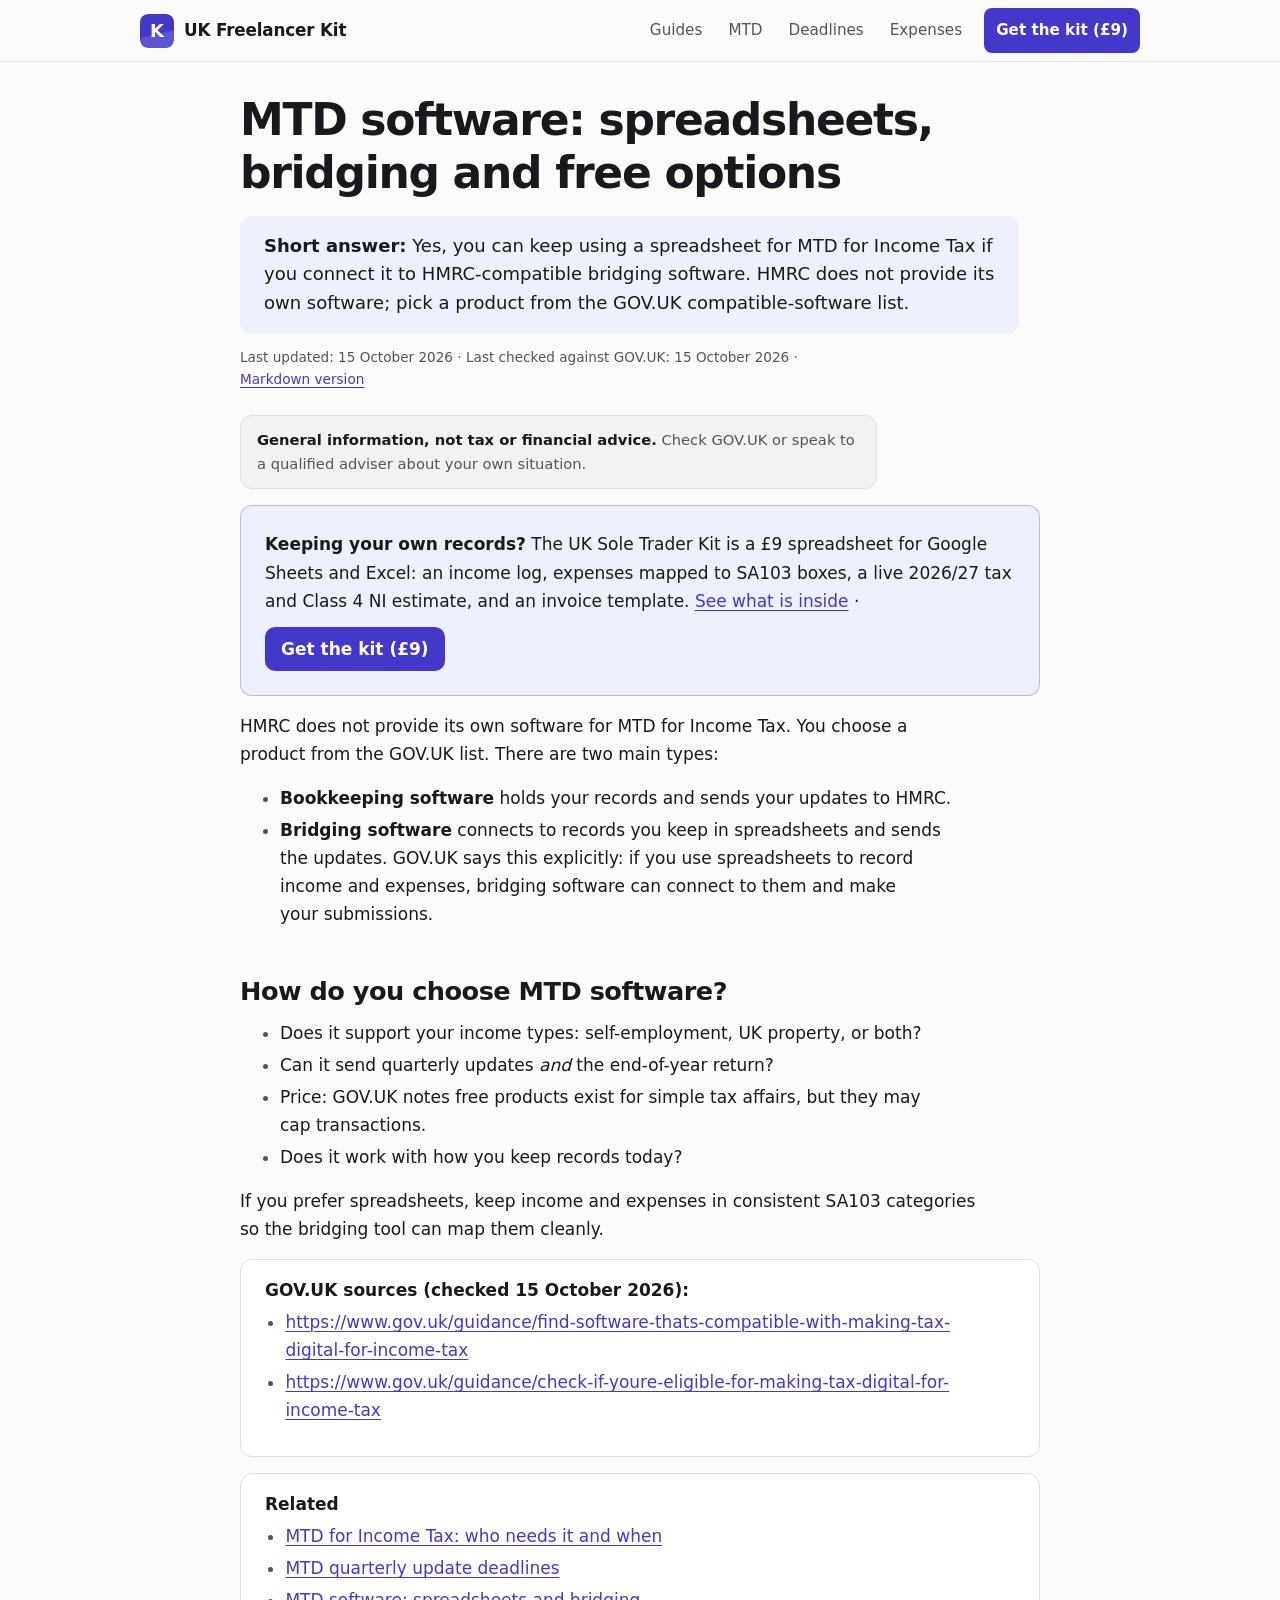
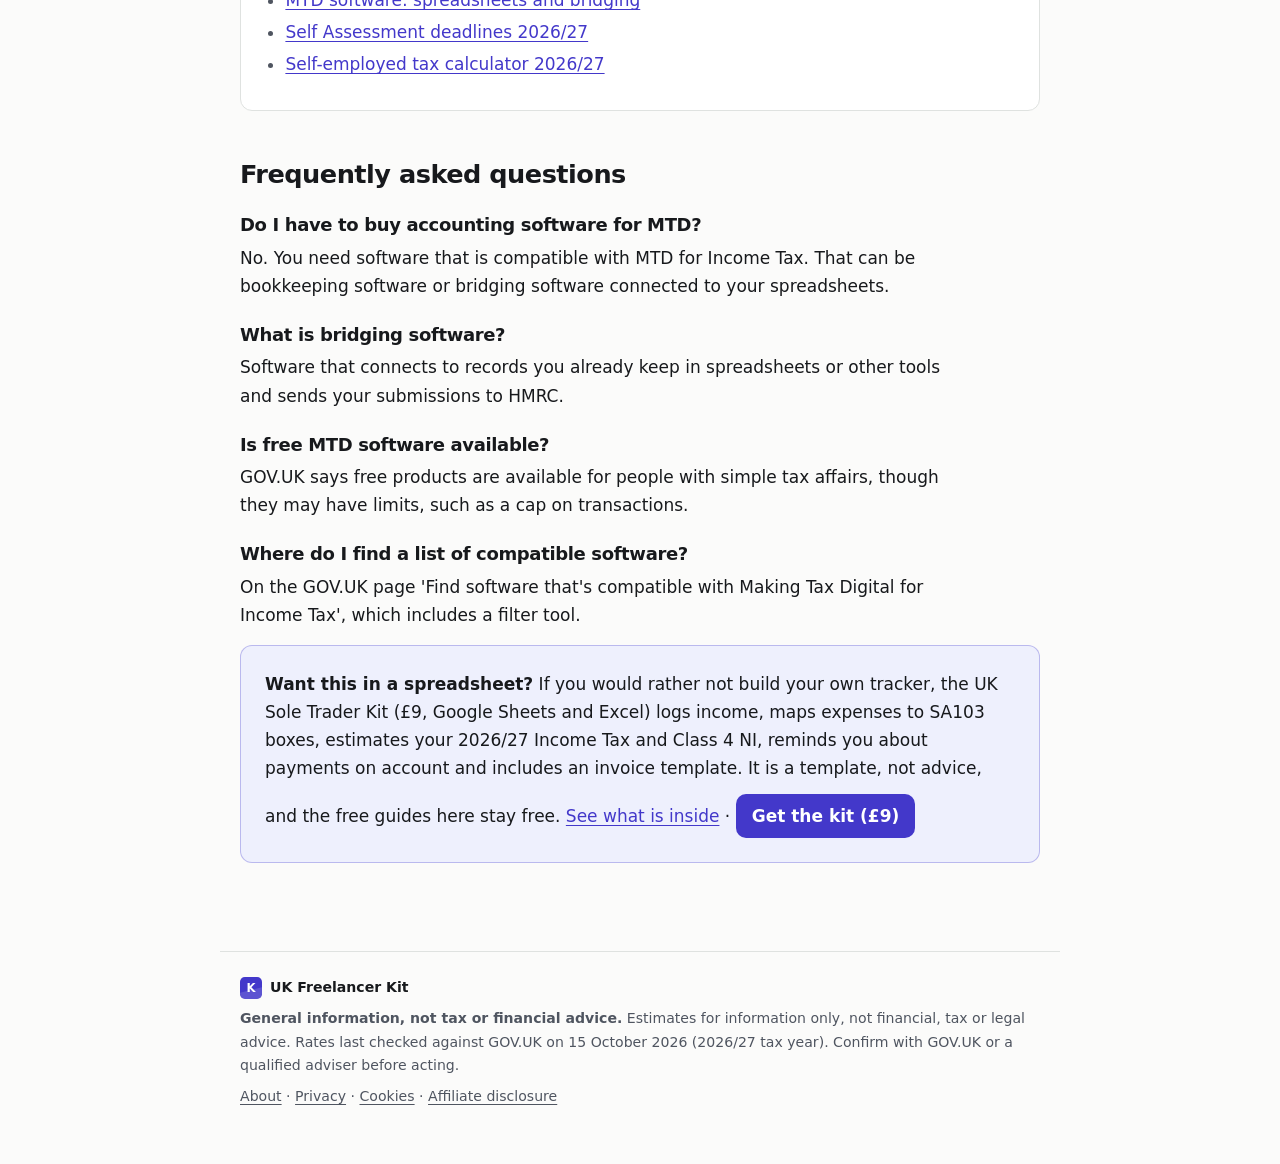
<file: guide-mtd-software.html>
<!doctype html><html lang="en-GB"><head><meta charset="utf-8"><meta name="viewport" content="width=device-width,initial-scale=1">
<title>MTD for Income Tax software: can I use a spreadsheet?</title><meta name="description" content="Yes, with bridging software. How to choose MTD-compatible software for Income Tax as a sole trader or landlord."><link rel="canonical" href="https://kit.andreiturcea.com/guide-mtd-software.html"><meta name="google-site-verification" content="4ClukxyHFtP7GSHUR0D75dGuQpNh220_u6YMPQ5exTw" /><link rel="stylesheet" href="style.css"><script type="application/ld+json">{"@context": "https://schema.org", "@type": "FAQPage", "mainEntity": [{"@type": "Question", "name": "Do I have to buy accounting software for MTD?", "acceptedAnswer": {"@type": "Answer", "text": "No. You need software that is compatible with MTD for Income Tax. That can be bookkeeping software or bridging software connected to your spreadsheets."}}, {"@type": "Question", "name": "What is bridging software?", "acceptedAnswer": {"@type": "Answer", "text": "Software that connects to records you already keep in spreadsheets or other tools and sends your submissions to HMRC."}}, {"@type": "Question", "name": "Is free MTD software available?", "acceptedAnswer": {"@type": "Answer", "text": "GOV.UK says free products are available for people with simple tax affairs, though they may have limits, such as a cap on transactions."}}, {"@type": "Question", "name": "Where do I find a list of compatible software?", "acceptedAnswer": {"@type": "Answer", "text": "On the GOV.UK page 'Find software that's compatible with Making Tax Digital for Income Tax', which includes a filter tool."}}]}</script><link rel="icon" href="favicon.svg" type="image/svg+xml"><meta name="theme-color" content="#4338ca"><meta name="color-scheme" content="light dark"><link rel="alternate" type="text/markdown" href="guide-mtd-software.html.md" title="Markdown version"><meta property="article:modified_time" content="2026-10-15"><script type="application/ld+json">{"@context": "https://schema.org", "@graph": [{"@type": "WebSite", "@id": "https://kit.andreiturcea.com/#website", "name": "UK Freelancer Kit", "url": "https://kit.andreiturcea.com/", "description": "Free guides for UK sole traders on Making Tax Digital for Income Tax, Self Assessment deadlines, payments on account, mileage and allowable expenses (2026/27), plus the UK Sole Trader Kit, a £9 Google Sheets/Excel income, expenses and tax-estimate spreadsheet sold on Gumroad.", "inLanguage": "en-GB", "publisher": {"@id": "https://kit.andreiturcea.com/#org"}}, {"@type": "Organization", "@id": "https://kit.andreiturcea.com/#org", "name": "UK Freelancer Kit", "url": "https://kit.andreiturcea.com/"}, {"@type": "WebPage", "@id": "https://kit.andreiturcea.com/guide-mtd-software.html#webpage", "url": "https://kit.andreiturcea.com/guide-mtd-software.html", "name": "MTD for Income Tax software: can I use a spreadsheet?", "description": "Yes, with bridging software. How to choose MTD-compatible software for Income Tax as a sole trader or landlord.", "inLanguage": "en-GB", "isPartOf": {"@id": "https://kit.andreiturcea.com/#website"}, "datePublished": "2026-10-15", "dateModified": "2026-10-15", "lastReviewed": "2026-10-15", "breadcrumb": {"@id": "https://kit.andreiturcea.com/guide-mtd-software.html#breadcrumb"}, "encoding": {"@type": "MediaObject", "contentUrl": "https://kit.andreiturcea.com/guide-mtd-software.html.md", "encodingFormat": "text/markdown"}}, {"@type": "BreadcrumbList", "@id": "https://kit.andreiturcea.com/guide-mtd-software.html#breadcrumb", "itemListElement": [{"@type": "ListItem", "position": 1, "name": "UK Freelancer Kit", "item": "https://kit.andreiturcea.com/"}, {"@type": "ListItem", "position": 2, "name": "MTD software: spreadsheets, bridging and free options", "item": "https://kit.andreiturcea.com/guide-mtd-software.html"}]}, {"@type": "Article", "@id": "https://kit.andreiturcea.com/guide-mtd-software.html#article", "headline": "MTD software: spreadsheets, bridging and free options", "description": "Yes, with bridging software. How to choose MTD-compatible software for Income Tax as a sole trader or landlord.", "url": "https://kit.andreiturcea.com/guide-mtd-software.html", "mainEntityOfPage": {"@id": "https://kit.andreiturcea.com/guide-mtd-software.html#webpage"}, "datePublished": "2026-10-15", "dateModified": "2026-10-15", "author": {"@id": "https://kit.andreiturcea.com/#org"}, "publisher": {"@id": "https://kit.andreiturcea.com/#org"}, "inLanguage": "en-GB"}]}</script></head><body>
<a class="skip" href="#main">Skip to content</a><header class="site-header"><div class="wrap"><a class="brand" href="index.html"><img src="logo.svg" alt="" width="34" height="34"><span>UK Freelancer Kit</span></a><nav class="site-nav" aria-label="Main"><a href="index.html#free-guides">Guides</a><a href="guide-mtd.html">MTD</a><a href="guide-self-assessment-deadlines.html">Deadlines</a><a href="guide-allowable-expenses.html">Expenses</a><a class="btn-nav" href="https://turceapaul.gumroad.com/l/bmykeg">Get the kit (£9)</a></nav></div></header><main id="main">
<h1>MTD software: spreadsheets, bridging and free options</h1><p id="answer" class="answer"><b>Short answer:</b> Yes, you can keep using a spreadsheet for MTD for Income Tax if you connect it to HMRC-compatible bridging software. HMRC does not provide its own software; pick a product from the GOV.UK compatible-software list.</p><p id="last-updated" style="font-size:.85rem;color:#555">Last updated: <time datetime="2026-10-15">15 October 2026</time> · Last checked against GOV.UK: <time datetime="2026-10-15">15 October 2026</time> · <a href="guide-mtd-software.html.md">Markdown version</a></p><p class="note"><b>General information, not tax or financial advice.</b> Check GOV.UK or speak to a qualified adviser about your own situation.</p><div class="card sp kit-cta" id="kit-top"><b>Keeping your own records?</b> The UK Sole Trader Kit is a £9 spreadsheet for Google Sheets and Excel: an income log, expenses mapped to SA103 boxes, a live 2026/27 tax and Class 4 NI estimate, and an invoice template. <a href="https://kit.andreiturcea.com/">See what is inside</a> · <a href="https://turceapaul.gumroad.com/l/bmykeg">Get the kit (£9)</a></div>
<p>HMRC does not provide its own software for MTD for Income Tax. You choose a product from the GOV.UK list. There are two main types:</p>
<ul><li><b>Bookkeeping software</b> holds your records and sends your updates to HMRC.</li><li><b>Bridging software</b> connects to records you keep in spreadsheets and sends the updates. GOV.UK says this explicitly: if you use spreadsheets to record income and expenses, bridging software can connect to them and make your submissions.</li></ul>
<h2 id="how-do-you-choose-mtd-software">How do you choose MTD software?</h2><ul><li>Does it support your income types: self-employment, UK property, or both?</li><li>Can it send quarterly updates <i>and</i> the end-of-year return?</li><li>Price: GOV.UK notes free products exist for simple tax affairs, but they may cap transactions.</li><li>Does it work with how you keep records today?</li></ul>
<p>If you prefer spreadsheets, keep income and expenses in consistent SA103 categories so the bridging tool can map them cleanly.</p>
<div class=card><b>GOV.UK sources (checked 15 October 2026):</b><ul><li><a href="https://www.gov.uk/guidance/find-software-thats-compatible-with-making-tax-digital-for-income-tax" rel="nofollow">https://www.gov.uk/guidance/find-software-thats-compatible-with-making-tax-digital-for-income-tax</a></li><li><a href="https://www.gov.uk/guidance/check-if-youre-eligible-for-making-tax-digital-for-income-tax" rel="nofollow">https://www.gov.uk/guidance/check-if-youre-eligible-for-making-tax-digital-for-income-tax</a></li></ul></div><div class=card><b>Related</b><ul><li><a href="guide-mtd.html">MTD for Income Tax: who needs it and when</a></li><li><a href="guide-mtd-quarterly-deadlines.html">MTD quarterly update deadlines</a></li><li><a href="guide-mtd-software.html">MTD software: spreadsheets and bridging</a></li><li><a href="guide-self-assessment-deadlines.html">Self Assessment deadlines 2026/27</a></li><li><a href="https://calcs.andreiturcea.com/self-employed-tax-calculator.html">Self-employed tax calculator 2026/27</a></li></ul></div><h2 id="frequently-asked-questions">Frequently asked questions</h2><h3 id="do-i-have-to-buy-accounting-software-for-mtd">Do I have to buy accounting software for MTD?</h3><p>No. You need software that is compatible with MTD for Income Tax. That can be bookkeeping software or bridging software connected to your spreadsheets.</p><h3 id="what-is-bridging-software">What is bridging software?</h3><p>Software that connects to records you already keep in spreadsheets or other tools and sends your submissions to HMRC.</p><h3 id="is-free-mtd-software-available">Is free MTD software available?</h3><p>GOV.UK says free products are available for people with simple tax affairs, though they may have limits, such as a cap on transactions.</p><h3 id="where-do-i-find-a-list-of-compatible-software">Where do I find a list of compatible software?</h3><p>On the GOV.UK page &#x27;Find software that&#x27;s compatible with Making Tax Digital for Income Tax&#x27;, which includes a filter tool.</p><div class="card sp kit-cta" id="kit-end"><b>Want this in a spreadsheet?</b> If you would rather not build your own tracker, the UK Sole Trader Kit (£9, Google Sheets and Excel) logs income, maps expenses to SA103 boxes, estimates your 2026/27 Income Tax and Class 4 NI, reminds you about payments on account and includes an invoice template. It is a template, not advice, and the free guides here stay free. <a href="https://kit.andreiturcea.com/">See what is inside</a> · <a href="https://turceapaul.gumroad.com/l/bmykeg">Get the kit (£9)</a></div></main>
<footer><div class="foot-brand"><img src="logo.svg" alt="" width="22" height="22">UK Freelancer Kit</div><b>General information, not tax or financial advice.</b> Estimates for information only, not financial, tax or legal advice. Rates last checked against GOV.UK on 15 October 2026 (2026/27 tax year). Confirm with GOV.UK or a qualified adviser before acting.<br><a href="about.html">About</a> · <a href="privacy.html">Privacy</a> · <a href="cookies.html">Cookies</a> · <a href="affiliate-disclosure.html">Affiliate disclosure</a></footer></body></html>
</file>
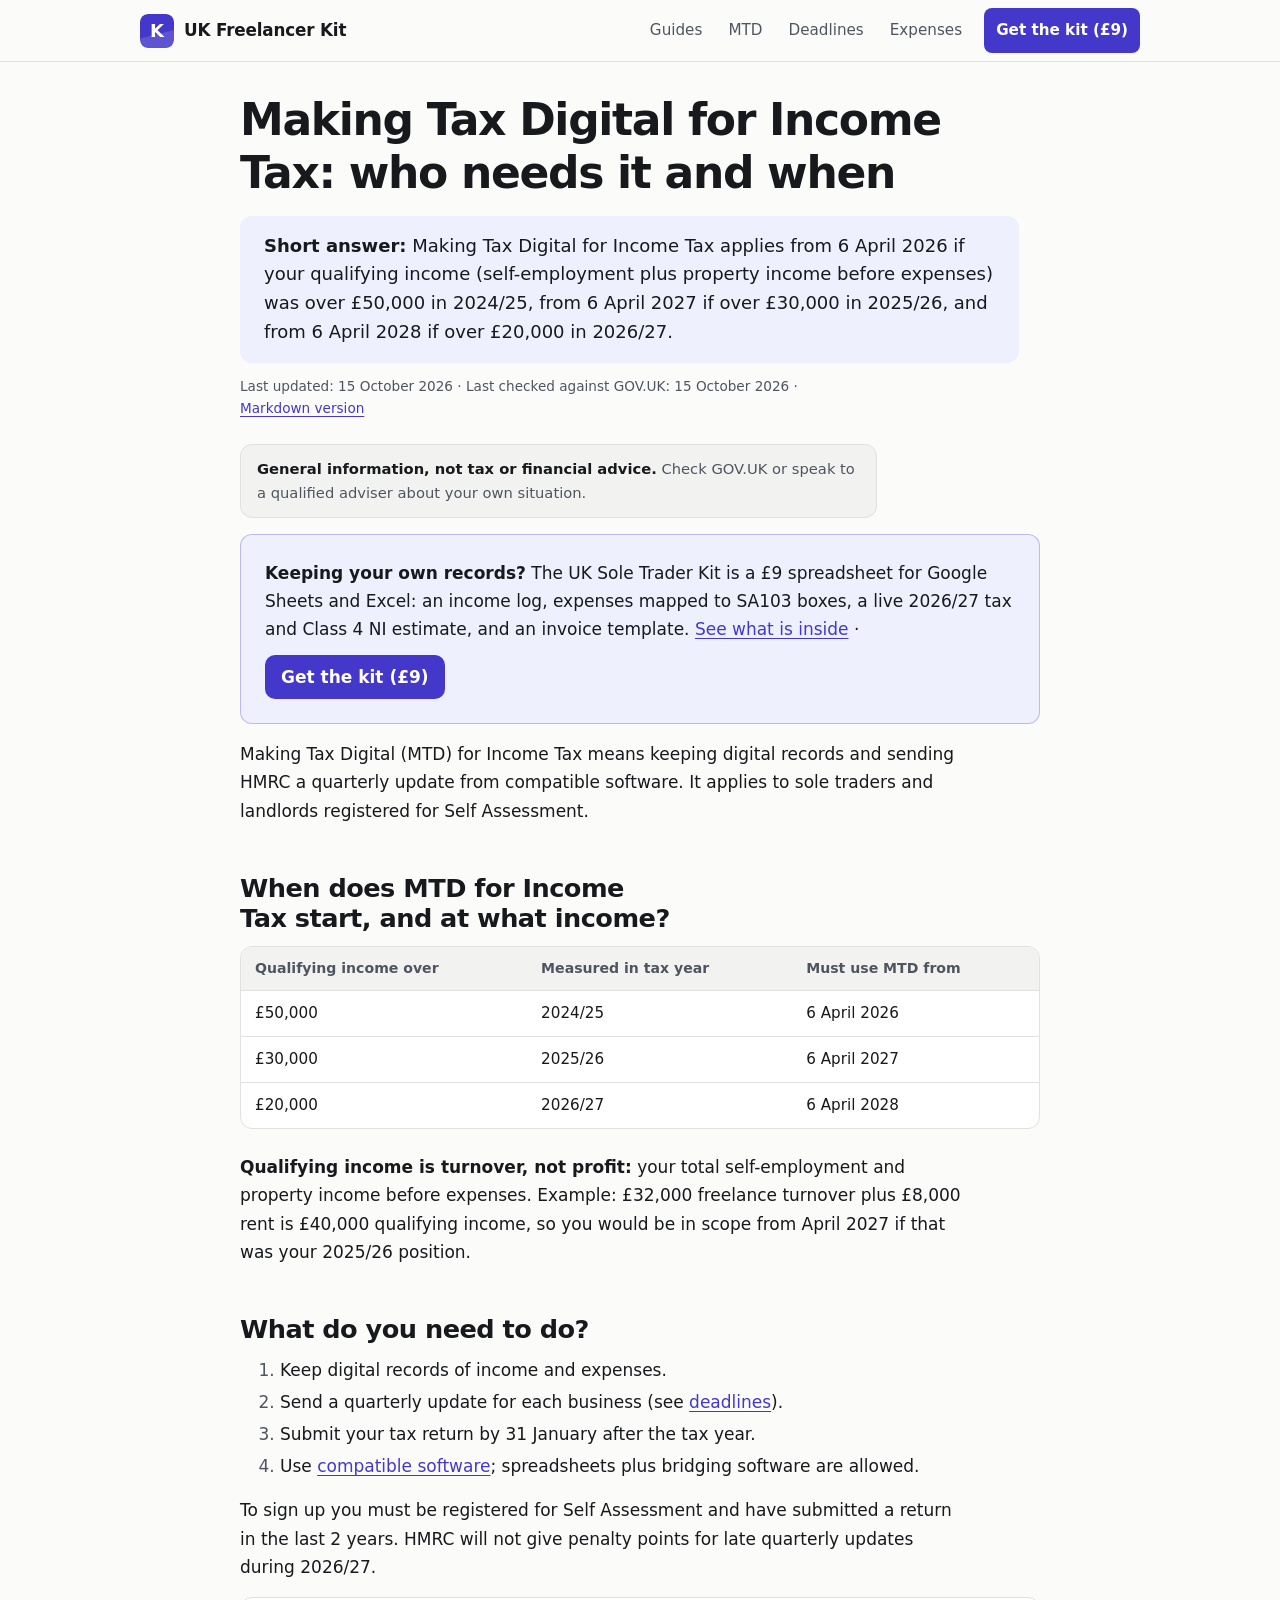
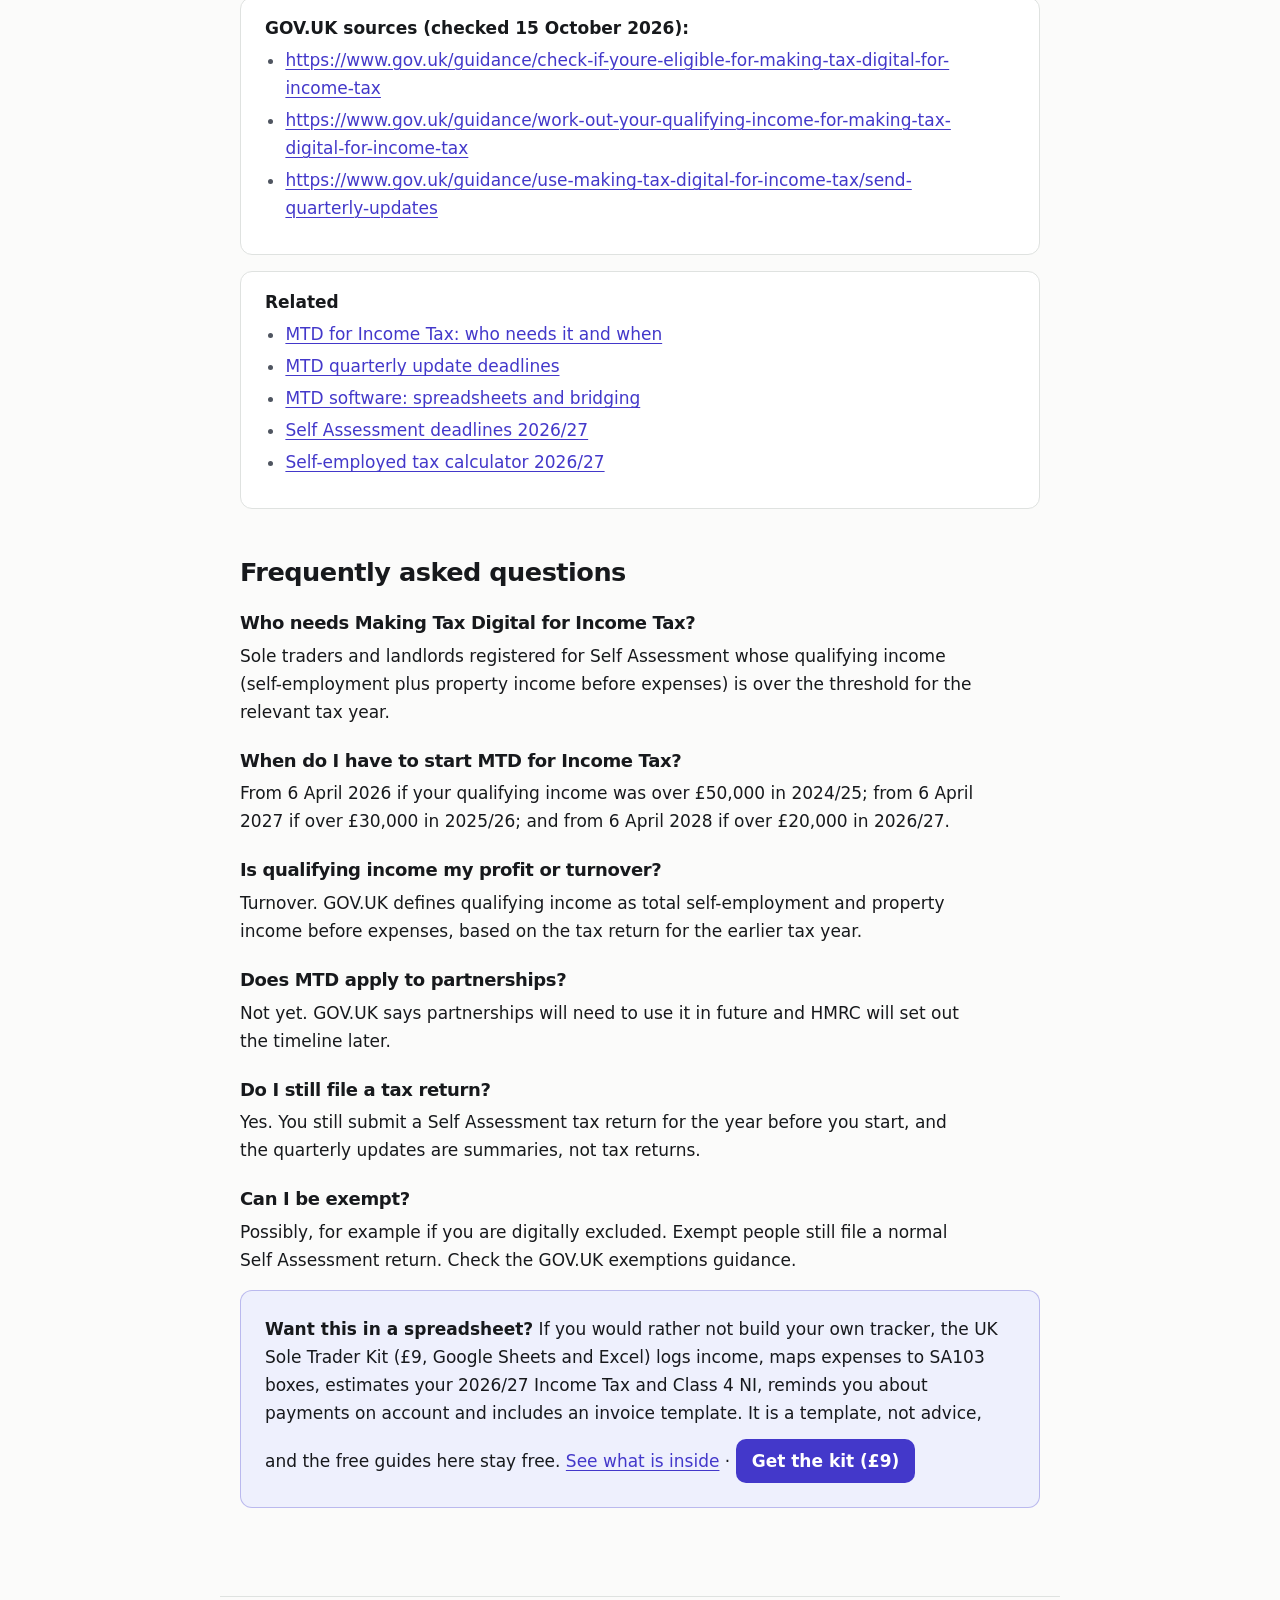
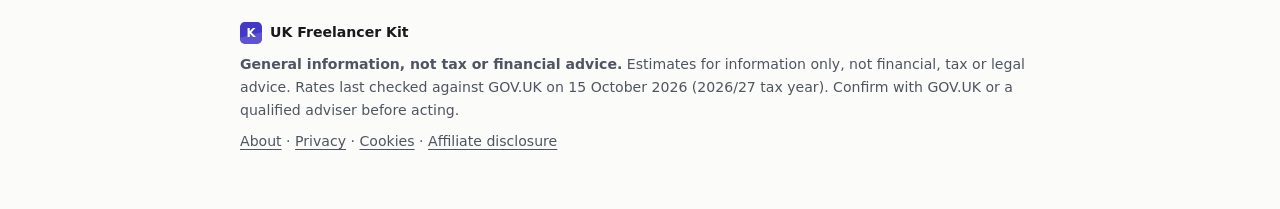
<file: guide-mtd.html>
<!doctype html><html lang="en-GB"><head><meta charset="utf-8"><meta name="viewport" content="width=device-width,initial-scale=1">
<title>Making Tax Digital for Income Tax 2026: who needs it and when</title><meta name="description" content="MTD for Income Tax thresholds and start dates: £50,000 from April 2026, £30,000 from April 2027, £20,000 from April 2028."><link rel="canonical" href="https://kit.andreiturcea.com/guide-mtd.html"><meta name="google-site-verification" content="4ClukxyHFtP7GSHUR0D75dGuQpNh220_u6YMPQ5exTw" /><link rel="stylesheet" href="style.css"><script type="application/ld+json">{"@context": "https://schema.org", "@type": "FAQPage", "mainEntity": [{"@type": "Question", "name": "Who needs Making Tax Digital for Income Tax?", "acceptedAnswer": {"@type": "Answer", "text": "Sole traders and landlords registered for Self Assessment whose qualifying income (self-employment plus property income before expenses) is over the threshold for the relevant tax year."}}, {"@type": "Question", "name": "When do I have to start MTD for Income Tax?", "acceptedAnswer": {"@type": "Answer", "text": "From 6 April 2026 if your qualifying income was over £50,000 in 2024/25; from 6 April 2027 if over £30,000 in 2025/26; and from 6 April 2028 if over £20,000 in 2026/27."}}, {"@type": "Question", "name": "Is qualifying income my profit or turnover?", "acceptedAnswer": {"@type": "Answer", "text": "Turnover. GOV.UK defines qualifying income as total self-employment and property income before expenses, based on the tax return for the earlier tax year."}}, {"@type": "Question", "name": "Does MTD apply to partnerships?", "acceptedAnswer": {"@type": "Answer", "text": "Not yet. GOV.UK says partnerships will need to use it in future and HMRC will set out the timeline later."}}, {"@type": "Question", "name": "Do I still file a tax return?", "acceptedAnswer": {"@type": "Answer", "text": "Yes. You still submit a Self Assessment tax return for the year before you start, and the quarterly updates are summaries, not tax returns."}}, {"@type": "Question", "name": "Can I be exempt?", "acceptedAnswer": {"@type": "Answer", "text": "Possibly, for example if you are digitally excluded. Exempt people still file a normal Self Assessment return. Check the GOV.UK exemptions guidance."}}]}</script><link rel="icon" href="favicon.svg" type="image/svg+xml"><meta name="theme-color" content="#4338ca"><meta name="color-scheme" content="light dark"><link rel="alternate" type="text/markdown" href="guide-mtd.html.md" title="Markdown version"><meta property="article:modified_time" content="2026-10-15"><script type="application/ld+json">{"@context": "https://schema.org", "@graph": [{"@type": "WebSite", "@id": "https://kit.andreiturcea.com/#website", "name": "UK Freelancer Kit", "url": "https://kit.andreiturcea.com/", "description": "Free guides for UK sole traders on Making Tax Digital for Income Tax, Self Assessment deadlines, payments on account, mileage and allowable expenses (2026/27), plus the UK Sole Trader Kit, a £9 Google Sheets/Excel income, expenses and tax-estimate spreadsheet sold on Gumroad.", "inLanguage": "en-GB", "publisher": {"@id": "https://kit.andreiturcea.com/#org"}}, {"@type": "Organization", "@id": "https://kit.andreiturcea.com/#org", "name": "UK Freelancer Kit", "url": "https://kit.andreiturcea.com/"}, {"@type": "WebPage", "@id": "https://kit.andreiturcea.com/guide-mtd.html#webpage", "url": "https://kit.andreiturcea.com/guide-mtd.html", "name": "Making Tax Digital for Income Tax 2026: who needs it and when", "description": "MTD for Income Tax thresholds and start dates: £50,000 from April 2026, £30,000 from April 2027, £20,000 from April 2028.", "inLanguage": "en-GB", "isPartOf": {"@id": "https://kit.andreiturcea.com/#website"}, "datePublished": "2026-10-15", "dateModified": "2026-10-15", "lastReviewed": "2026-10-15", "breadcrumb": {"@id": "https://kit.andreiturcea.com/guide-mtd.html#breadcrumb"}, "encoding": {"@type": "MediaObject", "contentUrl": "https://kit.andreiturcea.com/guide-mtd.html.md", "encodingFormat": "text/markdown"}}, {"@type": "BreadcrumbList", "@id": "https://kit.andreiturcea.com/guide-mtd.html#breadcrumb", "itemListElement": [{"@type": "ListItem", "position": 1, "name": "UK Freelancer Kit", "item": "https://kit.andreiturcea.com/"}, {"@type": "ListItem", "position": 2, "name": "Making Tax Digital for Income Tax: who needs it and when", "item": "https://kit.andreiturcea.com/guide-mtd.html"}]}, {"@type": "Article", "@id": "https://kit.andreiturcea.com/guide-mtd.html#article", "headline": "Making Tax Digital for Income Tax: who needs it and when", "description": "MTD for Income Tax thresholds and start dates: £50,000 from April 2026, £30,000 from April 2027, £20,000 from April 2028.", "url": "https://kit.andreiturcea.com/guide-mtd.html", "mainEntityOfPage": {"@id": "https://kit.andreiturcea.com/guide-mtd.html#webpage"}, "datePublished": "2026-10-15", "dateModified": "2026-10-15", "author": {"@id": "https://kit.andreiturcea.com/#org"}, "publisher": {"@id": "https://kit.andreiturcea.com/#org"}, "inLanguage": "en-GB"}]}</script></head><body>
<a class="skip" href="#main">Skip to content</a><header class="site-header"><div class="wrap"><a class="brand" href="index.html"><img src="logo.svg" alt="" width="34" height="34"><span>UK Freelancer Kit</span></a><nav class="site-nav" aria-label="Main"><a href="index.html#free-guides">Guides</a><a href="guide-mtd.html">MTD</a><a href="guide-self-assessment-deadlines.html">Deadlines</a><a href="guide-allowable-expenses.html">Expenses</a><a class="btn-nav" href="https://turceapaul.gumroad.com/l/bmykeg">Get the kit (£9)</a></nav></div></header><main id="main">
<h1>Making Tax Digital for Income Tax: who needs it and when</h1><p id="answer" class="answer"><b>Short answer:</b> Making Tax Digital for Income Tax applies from 6 April 2026 if your qualifying income (self-employment plus property income before expenses) was over £50,000 in 2024/25, from 6 April 2027 if over £30,000 in 2025/26, and from 6 April 2028 if over £20,000 in 2026/27.</p><p id="last-updated" style="font-size:.85rem;color:#555">Last updated: <time datetime="2026-10-15">15 October 2026</time> · Last checked against GOV.UK: <time datetime="2026-10-15">15 October 2026</time> · <a href="guide-mtd.html.md">Markdown version</a></p><p class="note"><b>General information, not tax or financial advice.</b> Check GOV.UK or speak to a qualified adviser about your own situation.</p><div class="card sp kit-cta" id="kit-top"><b>Keeping your own records?</b> The UK Sole Trader Kit is a £9 spreadsheet for Google Sheets and Excel: an income log, expenses mapped to SA103 boxes, a live 2026/27 tax and Class 4 NI estimate, and an invoice template. <a href="https://kit.andreiturcea.com/">See what is inside</a> · <a href="https://turceapaul.gumroad.com/l/bmykeg">Get the kit (£9)</a></div>
<p>Making Tax Digital (MTD) for Income Tax means keeping digital records and sending HMRC a quarterly update from compatible software. It applies to sole traders and landlords registered for Self Assessment.</p>
<h2 id="when-does-mtd-for-income-tax-start-and-at-what-income">When does MTD for Income Tax start, and at what income?</h2><div class="table-wrap" role="region" tabindex="0" aria-label="Table (scrolls sideways on small screens)"><table><tr><th>Qualifying income over</th><th>Measured in tax year</th><th>Must use MTD from</th></tr><tr><td>£50,000</td><td>2024/25</td><td>6 April 2026</td></tr><tr><td>£30,000</td><td>2025/26</td><td>6 April 2027</td></tr><tr><td>£20,000</td><td>2026/27</td><td>6 April 2028</td></tr></table></div>
<p><b>Qualifying income is turnover, not profit:</b> your total self-employment and property income before expenses. Example: £32,000 freelance turnover plus £8,000 rent is £40,000 qualifying income, so you would be in scope from April 2027 if that was your 2025/26 position.</p>
<h2 id="what-do-you-need-to-do">What do you need to do?</h2><ol><li>Keep digital records of income and expenses.</li><li>Send a quarterly update for each business (see <a href="guide-mtd-quarterly-deadlines.html">deadlines</a>).</li><li>Submit your tax return by 31 January after the tax year.</li><li>Use <a href="guide-mtd-software.html">compatible software</a>; spreadsheets plus bridging software are allowed.</li></ol>
<p>To sign up you must be registered for Self Assessment and have submitted a return in the last 2 years. HMRC will not give penalty points for late quarterly updates during 2026/27.</p>
<div class=card><b>GOV.UK sources (checked 15 October 2026):</b><ul><li><a href="https://www.gov.uk/guidance/check-if-youre-eligible-for-making-tax-digital-for-income-tax" rel="nofollow">https://www.gov.uk/guidance/check-if-youre-eligible-for-making-tax-digital-for-income-tax</a></li><li><a href="https://www.gov.uk/guidance/work-out-your-qualifying-income-for-making-tax-digital-for-income-tax" rel="nofollow">https://www.gov.uk/guidance/work-out-your-qualifying-income-for-making-tax-digital-for-income-tax</a></li><li><a href="https://www.gov.uk/guidance/use-making-tax-digital-for-income-tax/send-quarterly-updates" rel="nofollow">https://www.gov.uk/guidance/use-making-tax-digital-for-income-tax/send-quarterly-updates</a></li></ul></div><div class=card><b>Related</b><ul><li><a href="guide-mtd.html">MTD for Income Tax: who needs it and when</a></li><li><a href="guide-mtd-quarterly-deadlines.html">MTD quarterly update deadlines</a></li><li><a href="guide-mtd-software.html">MTD software: spreadsheets and bridging</a></li><li><a href="guide-self-assessment-deadlines.html">Self Assessment deadlines 2026/27</a></li><li><a href="https://calcs.andreiturcea.com/self-employed-tax-calculator.html">Self-employed tax calculator 2026/27</a></li></ul></div><h2 id="frequently-asked-questions">Frequently asked questions</h2><h3 id="who-needs-making-tax-digital-for-income-tax">Who needs Making Tax Digital for Income Tax?</h3><p>Sole traders and landlords registered for Self Assessment whose qualifying income (self-employment plus property income before expenses) is over the threshold for the relevant tax year.</p><h3 id="when-do-i-have-to-start-mtd-for-income-tax">When do I have to start MTD for Income Tax?</h3><p>From 6 April 2026 if your qualifying income was over £50,000 in 2024/25; from 6 April 2027 if over £30,000 in 2025/26; and from 6 April 2028 if over £20,000 in 2026/27.</p><h3 id="is-qualifying-income-my-profit-or-turnover">Is qualifying income my profit or turnover?</h3><p>Turnover. GOV.UK defines qualifying income as total self-employment and property income before expenses, based on the tax return for the earlier tax year.</p><h3 id="does-mtd-apply-to-partnerships">Does MTD apply to partnerships?</h3><p>Not yet. GOV.UK says partnerships will need to use it in future and HMRC will set out the timeline later.</p><h3 id="do-i-still-file-a-tax-return">Do I still file a tax return?</h3><p>Yes. You still submit a Self Assessment tax return for the year before you start, and the quarterly updates are summaries, not tax returns.</p><h3 id="can-i-be-exempt">Can I be exempt?</h3><p>Possibly, for example if you are digitally excluded. Exempt people still file a normal Self Assessment return. Check the GOV.UK exemptions guidance.</p><div class="card sp kit-cta" id="kit-end"><b>Want this in a spreadsheet?</b> If you would rather not build your own tracker, the UK Sole Trader Kit (£9, Google Sheets and Excel) logs income, maps expenses to SA103 boxes, estimates your 2026/27 Income Tax and Class 4 NI, reminds you about payments on account and includes an invoice template. It is a template, not advice, and the free guides here stay free. <a href="https://kit.andreiturcea.com/">See what is inside</a> · <a href="https://turceapaul.gumroad.com/l/bmykeg">Get the kit (£9)</a></div></main>
<footer><div class="foot-brand"><img src="logo.svg" alt="" width="22" height="22">UK Freelancer Kit</div><b>General information, not tax or financial advice.</b> Estimates for information only, not financial, tax or legal advice. Rates last checked against GOV.UK on 15 October 2026 (2026/27 tax year). Confirm with GOV.UK or a qualified adviser before acting.<br><a href="about.html">About</a> · <a href="privacy.html">Privacy</a> · <a href="cookies.html">Cookies</a> · <a href="affiliate-disclosure.html">Affiliate disclosure</a></footer></body></html>
</file>
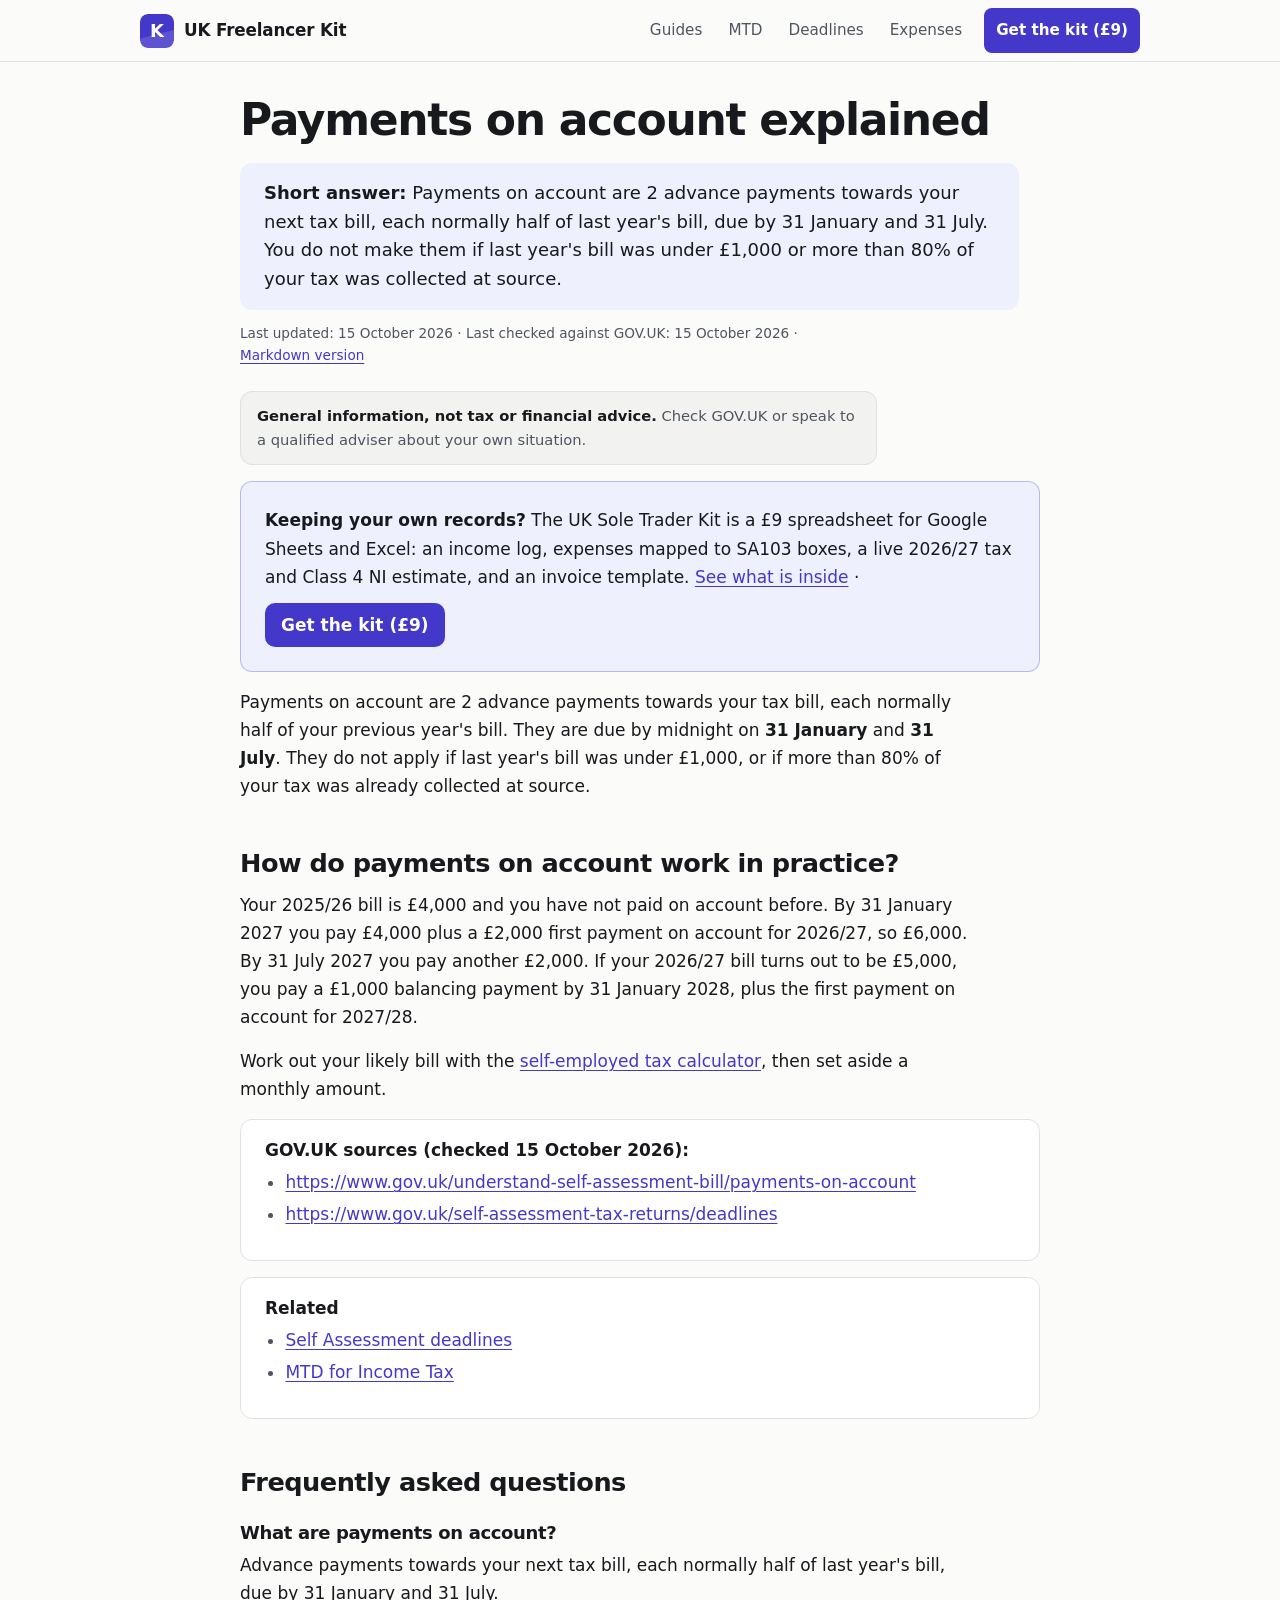
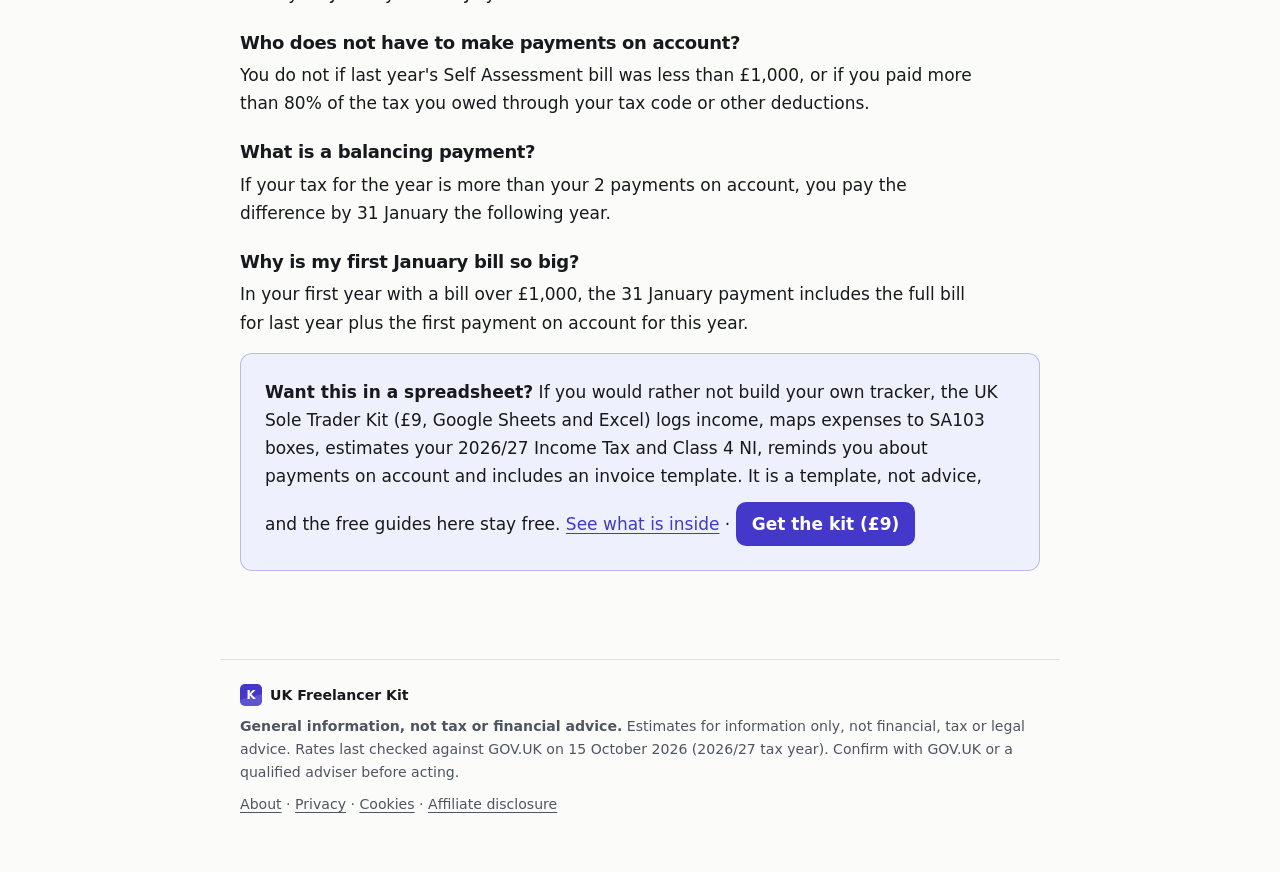
<file: guide-payments-on-account.html>
<!doctype html><html lang="en-GB"><head><meta charset="utf-8"><meta name="viewport" content="width=device-width,initial-scale=1">
<title>Payments on account explained (UK sole traders, 2026)</title><meta name="description" content="How Self Assessment payments on account work, when they are due (31 January and 31 July) and the £1,000 and 80% exemptions."><link rel="canonical" href="https://kit.andreiturcea.com/guide-payments-on-account.html"><meta name="google-site-verification" content="4ClukxyHFtP7GSHUR0D75dGuQpNh220_u6YMPQ5exTw" /><link rel="stylesheet" href="style.css"><script type="application/ld+json">{"@context": "https://schema.org", "@type": "FAQPage", "mainEntity": [{"@type": "Question", "name": "What are payments on account?", "acceptedAnswer": {"@type": "Answer", "text": "Advance payments towards your next tax bill, each normally half of last year's bill, due by 31 January and 31 July."}}, {"@type": "Question", "name": "Who does not have to make payments on account?", "acceptedAnswer": {"@type": "Answer", "text": "You do not if last year's Self Assessment bill was less than £1,000, or if you paid more than 80% of the tax you owed through your tax code or other deductions."}}, {"@type": "Question", "name": "What is a balancing payment?", "acceptedAnswer": {"@type": "Answer", "text": "If your tax for the year is more than your 2 payments on account, you pay the difference by 31 January the following year."}}, {"@type": "Question", "name": "Why is my first January bill so big?", "acceptedAnswer": {"@type": "Answer", "text": "In your first year with a bill over £1,000, the 31 January payment includes the full bill for last year plus the first payment on account for this year."}}]}</script><link rel="icon" href="favicon.svg" type="image/svg+xml"><meta name="theme-color" content="#4338ca"><meta name="color-scheme" content="light dark"><link rel="alternate" type="text/markdown" href="guide-payments-on-account.html.md" title="Markdown version"><meta property="article:modified_time" content="2026-10-15"><script type="application/ld+json">{"@context": "https://schema.org", "@graph": [{"@type": "WebSite", "@id": "https://kit.andreiturcea.com/#website", "name": "UK Freelancer Kit", "url": "https://kit.andreiturcea.com/", "description": "Free guides for UK sole traders on Making Tax Digital for Income Tax, Self Assessment deadlines, payments on account, mileage and allowable expenses (2026/27), plus the UK Sole Trader Kit, a £9 Google Sheets/Excel income, expenses and tax-estimate spreadsheet sold on Gumroad.", "inLanguage": "en-GB", "publisher": {"@id": "https://kit.andreiturcea.com/#org"}}, {"@type": "Organization", "@id": "https://kit.andreiturcea.com/#org", "name": "UK Freelancer Kit", "url": "https://kit.andreiturcea.com/"}, {"@type": "WebPage", "@id": "https://kit.andreiturcea.com/guide-payments-on-account.html#webpage", "url": "https://kit.andreiturcea.com/guide-payments-on-account.html", "name": "Payments on account explained (UK sole traders, 2026)", "description": "How Self Assessment payments on account work, when they are due (31 January and 31 July) and the £1,000 and 80% exemptions.", "inLanguage": "en-GB", "isPartOf": {"@id": "https://kit.andreiturcea.com/#website"}, "datePublished": "2026-10-15", "dateModified": "2026-10-15", "lastReviewed": "2026-10-15", "breadcrumb": {"@id": "https://kit.andreiturcea.com/guide-payments-on-account.html#breadcrumb"}, "encoding": {"@type": "MediaObject", "contentUrl": "https://kit.andreiturcea.com/guide-payments-on-account.html.md", "encodingFormat": "text/markdown"}}, {"@type": "BreadcrumbList", "@id": "https://kit.andreiturcea.com/guide-payments-on-account.html#breadcrumb", "itemListElement": [{"@type": "ListItem", "position": 1, "name": "UK Freelancer Kit", "item": "https://kit.andreiturcea.com/"}, {"@type": "ListItem", "position": 2, "name": "Payments on account explained", "item": "https://kit.andreiturcea.com/guide-payments-on-account.html"}]}, {"@type": "Article", "@id": "https://kit.andreiturcea.com/guide-payments-on-account.html#article", "headline": "Payments on account explained", "description": "How Self Assessment payments on account work, when they are due (31 January and 31 July) and the £1,000 and 80% exemptions.", "url": "https://kit.andreiturcea.com/guide-payments-on-account.html", "mainEntityOfPage": {"@id": "https://kit.andreiturcea.com/guide-payments-on-account.html#webpage"}, "datePublished": "2026-10-15", "dateModified": "2026-10-15", "author": {"@id": "https://kit.andreiturcea.com/#org"}, "publisher": {"@id": "https://kit.andreiturcea.com/#org"}, "inLanguage": "en-GB"}]}</script></head><body>
<a class="skip" href="#main">Skip to content</a><header class="site-header"><div class="wrap"><a class="brand" href="index.html"><img src="logo.svg" alt="" width="34" height="34"><span>UK Freelancer Kit</span></a><nav class="site-nav" aria-label="Main"><a href="index.html#free-guides">Guides</a><a href="guide-mtd.html">MTD</a><a href="guide-self-assessment-deadlines.html">Deadlines</a><a href="guide-allowable-expenses.html">Expenses</a><a class="btn-nav" href="https://turceapaul.gumroad.com/l/bmykeg">Get the kit (£9)</a></nav></div></header><main id="main">
<h1>Payments on account explained</h1><p id="answer" class="answer"><b>Short answer:</b> Payments on account are 2 advance payments towards your next tax bill, each normally half of last year&#x27;s bill, due by 31 January and 31 July. You do not make them if last year&#x27;s bill was under £1,000 or more than 80% of your tax was collected at source.</p><p id="last-updated" style="font-size:.85rem;color:#555">Last updated: <time datetime="2026-10-15">15 October 2026</time> · Last checked against GOV.UK: <time datetime="2026-10-15">15 October 2026</time> · <a href="guide-payments-on-account.html.md">Markdown version</a></p><p class="note"><b>General information, not tax or financial advice.</b> Check GOV.UK or speak to a qualified adviser about your own situation.</p><div class="card sp kit-cta" id="kit-top"><b>Keeping your own records?</b> The UK Sole Trader Kit is a £9 spreadsheet for Google Sheets and Excel: an income log, expenses mapped to SA103 boxes, a live 2026/27 tax and Class 4 NI estimate, and an invoice template. <a href="https://kit.andreiturcea.com/">See what is inside</a> · <a href="https://turceapaul.gumroad.com/l/bmykeg">Get the kit (£9)</a></div><p>Payments on account are 2 advance payments towards your tax bill, each normally half of your previous year's bill. They are due by midnight on <b>31 January</b> and <b>31 July</b>. They do not apply if last year's bill was under £1,000, or if more than 80% of your tax was already collected at source.</p>
<h2 id="how-do-payments-on-account-work-in-practice">How do payments on account work in practice?</h2><p>Your 2025/26 bill is £4,000 and you have not paid on account before. By 31 January 2027 you pay £4,000 plus a £2,000 first payment on account for 2026/27, so £6,000. By 31 July 2027 you pay another £2,000. If your 2026/27 bill turns out to be £5,000, you pay a £1,000 balancing payment by 31 January 2028, plus the first payment on account for 2027/28.</p>
<p>Work out your likely bill with the <a href="https://calcs.andreiturcea.com/self-employed-tax-calculator.html">self-employed tax calculator</a>, then set aside a monthly amount.</p>
<div class=card><b>GOV.UK sources (checked 15 October 2026):</b><ul><li><a href="https://www.gov.uk/understand-self-assessment-bill/payments-on-account" rel="nofollow">https://www.gov.uk/understand-self-assessment-bill/payments-on-account</a></li><li><a href="https://www.gov.uk/self-assessment-tax-returns/deadlines" rel="nofollow">https://www.gov.uk/self-assessment-tax-returns/deadlines</a></li></ul></div><div class=card><b>Related</b><ul><li><a href="guide-self-assessment-deadlines.html">Self Assessment deadlines</a></li><li><a href="guide-mtd.html">MTD for Income Tax</a></li></ul></div><h2 id="frequently-asked-questions">Frequently asked questions</h2><h3 id="what-are-payments-on-account">What are payments on account?</h3><p>Advance payments towards your next tax bill, each normally half of last year&#x27;s bill, due by 31 January and 31 July.</p><h3 id="who-does-not-have-to-make-payments-on-account">Who does not have to make payments on account?</h3><p>You do not if last year&#x27;s Self Assessment bill was less than £1,000, or if you paid more than 80% of the tax you owed through your tax code or other deductions.</p><h3 id="what-is-a-balancing-payment">What is a balancing payment?</h3><p>If your tax for the year is more than your 2 payments on account, you pay the difference by 31 January the following year.</p><h3 id="why-is-my-first-january-bill-so-big">Why is my first January bill so big?</h3><p>In your first year with a bill over £1,000, the 31 January payment includes the full bill for last year plus the first payment on account for this year.</p><div class="card sp kit-cta" id="kit-end"><b>Want this in a spreadsheet?</b> If you would rather not build your own tracker, the UK Sole Trader Kit (£9, Google Sheets and Excel) logs income, maps expenses to SA103 boxes, estimates your 2026/27 Income Tax and Class 4 NI, reminds you about payments on account and includes an invoice template. It is a template, not advice, and the free guides here stay free. <a href="https://kit.andreiturcea.com/">See what is inside</a> · <a href="https://turceapaul.gumroad.com/l/bmykeg">Get the kit (£9)</a></div></main>
<footer><div class="foot-brand"><img src="logo.svg" alt="" width="22" height="22">UK Freelancer Kit</div><b>General information, not tax or financial advice.</b> Estimates for information only, not financial, tax or legal advice. Rates last checked against GOV.UK on 15 October 2026 (2026/27 tax year). Confirm with GOV.UK or a qualified adviser before acting.<br><a href="about.html">About</a> · <a href="privacy.html">Privacy</a> · <a href="cookies.html">Cookies</a> · <a href="affiliate-disclosure.html">Affiliate disclosure</a></footer></body></html>
</file>
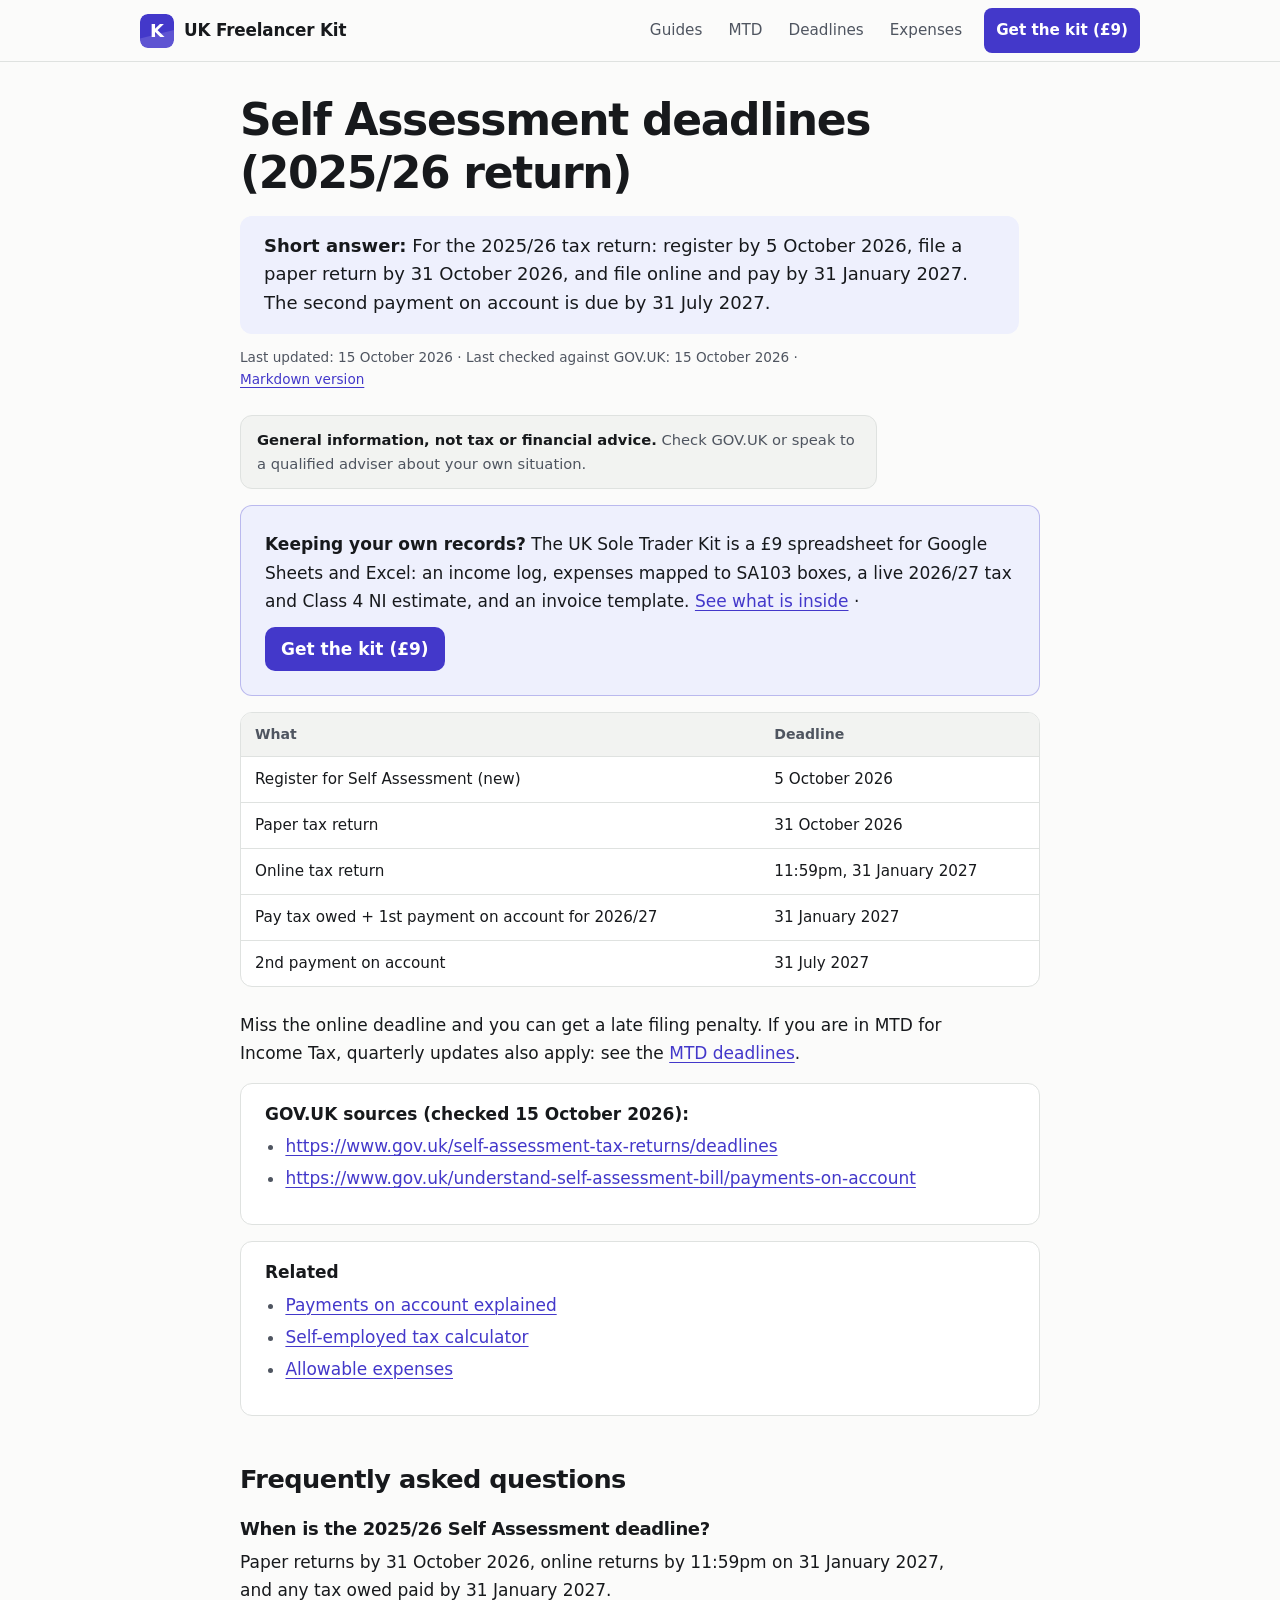
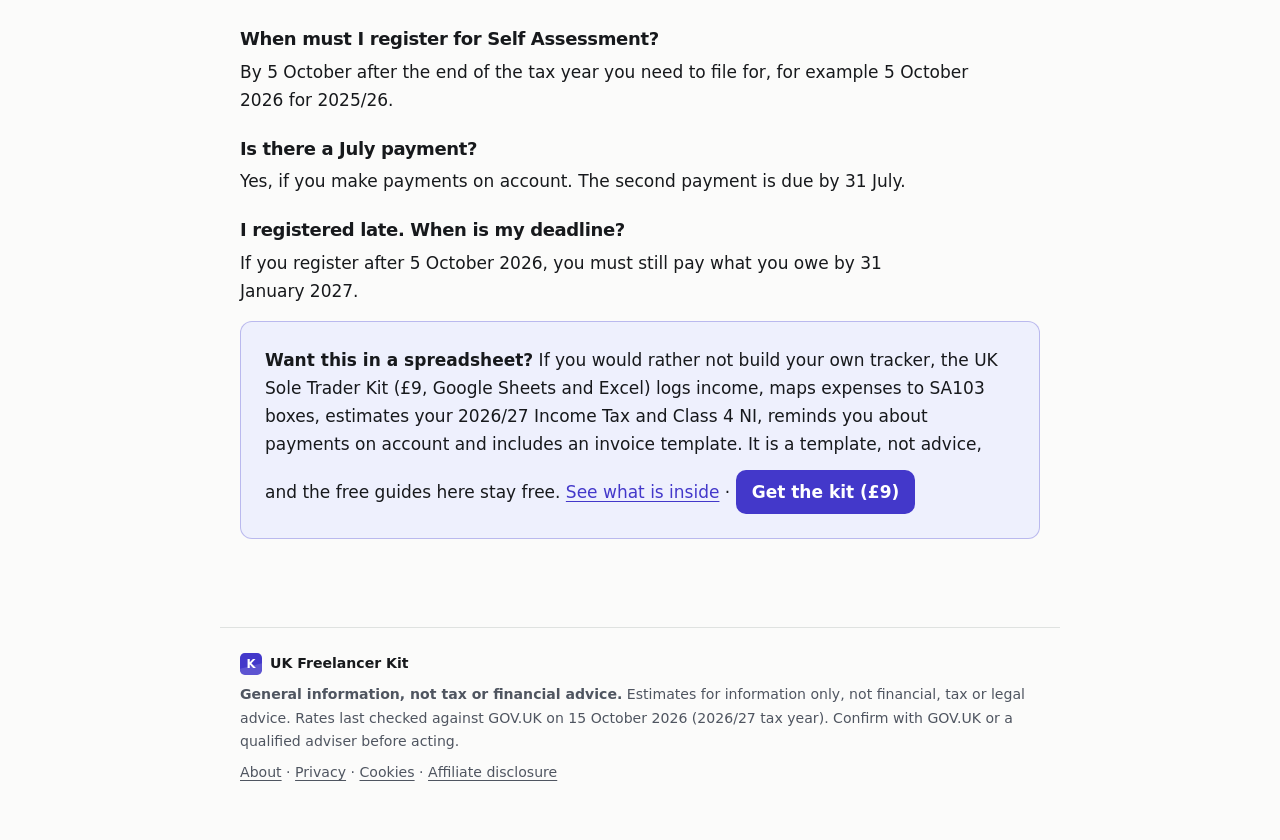
<file: guide-self-assessment-deadlines.html>
<!doctype html><html lang="en-GB"><head><meta charset="utf-8"><meta name="viewport" content="width=device-width,initial-scale=1">
<title>Self Assessment deadlines 2026/27: 31 January 2027 and more</title><meta name="description" content="Self Assessment key dates: register by 5 October 2026, paper return 31 October 2026, online return and payment 31 January 2027, payment on account 31 July."><link rel="canonical" href="https://kit.andreiturcea.com/guide-self-assessment-deadlines.html"><meta name="google-site-verification" content="4ClukxyHFtP7GSHUR0D75dGuQpNh220_u6YMPQ5exTw" /><link rel="stylesheet" href="style.css"><script type="application/ld+json">{"@context": "https://schema.org", "@type": "FAQPage", "mainEntity": [{"@type": "Question", "name": "When is the 2025/26 Self Assessment deadline?", "acceptedAnswer": {"@type": "Answer", "text": "Paper returns by 31 October 2026, online returns by 11:59pm on 31 January 2027, and any tax owed paid by 31 January 2027."}}, {"@type": "Question", "name": "When must I register for Self Assessment?", "acceptedAnswer": {"@type": "Answer", "text": "By 5 October after the end of the tax year you need to file for, for example 5 October 2026 for 2025/26."}}, {"@type": "Question", "name": "Is there a July payment?", "acceptedAnswer": {"@type": "Answer", "text": "Yes, if you make payments on account. The second payment is due by 31 July."}}, {"@type": "Question", "name": "I registered late. When is my deadline?", "acceptedAnswer": {"@type": "Answer", "text": "If you register after 5 October 2026, you must still pay what you owe by 31 January 2027."}}]}</script><link rel="icon" href="favicon.svg" type="image/svg+xml"><meta name="theme-color" content="#4338ca"><meta name="color-scheme" content="light dark"><link rel="alternate" type="text/markdown" href="guide-self-assessment-deadlines.html.md" title="Markdown version"><meta property="article:modified_time" content="2026-10-15"><script type="application/ld+json">{"@context": "https://schema.org", "@graph": [{"@type": "WebSite", "@id": "https://kit.andreiturcea.com/#website", "name": "UK Freelancer Kit", "url": "https://kit.andreiturcea.com/", "description": "Free guides for UK sole traders on Making Tax Digital for Income Tax, Self Assessment deadlines, payments on account, mileage and allowable expenses (2026/27), plus the UK Sole Trader Kit, a £9 Google Sheets/Excel income, expenses and tax-estimate spreadsheet sold on Gumroad.", "inLanguage": "en-GB", "publisher": {"@id": "https://kit.andreiturcea.com/#org"}}, {"@type": "Organization", "@id": "https://kit.andreiturcea.com/#org", "name": "UK Freelancer Kit", "url": "https://kit.andreiturcea.com/"}, {"@type": "WebPage", "@id": "https://kit.andreiturcea.com/guide-self-assessment-deadlines.html#webpage", "url": "https://kit.andreiturcea.com/guide-self-assessment-deadlines.html", "name": "Self Assessment deadlines 2026/27: 31 January 2027 and more", "description": "Self Assessment key dates: register by 5 October 2026, paper return 31 October 2026, online return and payment 31 January 2027, payment on account 31 July.", "inLanguage": "en-GB", "isPartOf": {"@id": "https://kit.andreiturcea.com/#website"}, "datePublished": "2026-10-15", "dateModified": "2026-10-15", "lastReviewed": "2026-10-15", "breadcrumb": {"@id": "https://kit.andreiturcea.com/guide-self-assessment-deadlines.html#breadcrumb"}, "encoding": {"@type": "MediaObject", "contentUrl": "https://kit.andreiturcea.com/guide-self-assessment-deadlines.html.md", "encodingFormat": "text/markdown"}}, {"@type": "BreadcrumbList", "@id": "https://kit.andreiturcea.com/guide-self-assessment-deadlines.html#breadcrumb", "itemListElement": [{"@type": "ListItem", "position": 1, "name": "UK Freelancer Kit", "item": "https://kit.andreiturcea.com/"}, {"@type": "ListItem", "position": 2, "name": "Self Assessment deadlines (2025/26 return)", "item": "https://kit.andreiturcea.com/guide-self-assessment-deadlines.html"}]}, {"@type": "Article", "@id": "https://kit.andreiturcea.com/guide-self-assessment-deadlines.html#article", "headline": "Self Assessment deadlines (2025/26 return)", "description": "Self Assessment key dates: register by 5 October 2026, paper return 31 October 2026, online return and payment 31 January 2027, payment on account 31 July.", "url": "https://kit.andreiturcea.com/guide-self-assessment-deadlines.html", "mainEntityOfPage": {"@id": "https://kit.andreiturcea.com/guide-self-assessment-deadlines.html#webpage"}, "datePublished": "2026-10-15", "dateModified": "2026-10-15", "author": {"@id": "https://kit.andreiturcea.com/#org"}, "publisher": {"@id": "https://kit.andreiturcea.com/#org"}, "inLanguage": "en-GB"}]}</script></head><body>
<a class="skip" href="#main">Skip to content</a><header class="site-header"><div class="wrap"><a class="brand" href="index.html"><img src="logo.svg" alt="" width="34" height="34"><span>UK Freelancer Kit</span></a><nav class="site-nav" aria-label="Main"><a href="index.html#free-guides">Guides</a><a href="guide-mtd.html">MTD</a><a href="guide-self-assessment-deadlines.html">Deadlines</a><a href="guide-allowable-expenses.html">Expenses</a><a class="btn-nav" href="https://turceapaul.gumroad.com/l/bmykeg">Get the kit (£9)</a></nav></div></header><main id="main">
<h1>Self Assessment deadlines (2025/26 return)</h1><p id="answer" class="answer"><b>Short answer:</b> For the 2025/26 tax return: register by 5 October 2026, file a paper return by 31 October 2026, and file online and pay by 31 January 2027. The second payment on account is due by 31 July 2027.</p><p id="last-updated" style="font-size:.85rem;color:#555">Last updated: <time datetime="2026-10-15">15 October 2026</time> · Last checked against GOV.UK: <time datetime="2026-10-15">15 October 2026</time> · <a href="guide-self-assessment-deadlines.html.md">Markdown version</a></p><p class="note"><b>General information, not tax or financial advice.</b> Check GOV.UK or speak to a qualified adviser about your own situation.</p><div class="card sp kit-cta" id="kit-top"><b>Keeping your own records?</b> The UK Sole Trader Kit is a £9 spreadsheet for Google Sheets and Excel: an income log, expenses mapped to SA103 boxes, a live 2026/27 tax and Class 4 NI estimate, and an invoice template. <a href="https://kit.andreiturcea.com/">See what is inside</a> · <a href="https://turceapaul.gumroad.com/l/bmykeg">Get the kit (£9)</a></div><div class="table-wrap" role="region" tabindex="0" aria-label="Table (scrolls sideways on small screens)"><table><tr><th>What</th><th>Deadline</th></tr><tr><td>Register for Self Assessment (new)</td><td>5 October 2026</td></tr><tr><td>Paper tax return</td><td>31 October 2026</td></tr><tr><td>Online tax return</td><td>11:59pm, 31 January 2027</td></tr><tr><td>Pay tax owed + 1st payment on account for 2026/27</td><td>31 January 2027</td></tr><tr><td>2nd payment on account</td><td>31 July 2027</td></tr></table></div>
<p>Miss the online deadline and you can get a late filing penalty. If you are in MTD for Income Tax, quarterly updates also apply: see the <a href="guide-mtd-quarterly-deadlines.html">MTD deadlines</a>.</p>
<div class=card><b>GOV.UK sources (checked 15 October 2026):</b><ul><li><a href="https://www.gov.uk/self-assessment-tax-returns/deadlines" rel="nofollow">https://www.gov.uk/self-assessment-tax-returns/deadlines</a></li><li><a href="https://www.gov.uk/understand-self-assessment-bill/payments-on-account" rel="nofollow">https://www.gov.uk/understand-self-assessment-bill/payments-on-account</a></li></ul></div><div class=card><b>Related</b><ul><li><a href="guide-payments-on-account.html">Payments on account explained</a></li><li><a href="https://calcs.andreiturcea.com/self-employed-tax-calculator.html">Self-employed tax calculator</a></li><li><a href="guide-allowable-expenses.html">Allowable expenses</a></li></ul></div><h2 id="frequently-asked-questions">Frequently asked questions</h2><h3 id="when-is-the-2025-26-self-assessment-deadline">When is the 2025/26 Self Assessment deadline?</h3><p>Paper returns by 31 October 2026, online returns by 11:59pm on 31 January 2027, and any tax owed paid by 31 January 2027.</p><h3 id="when-must-i-register-for-self-assessment">When must I register for Self Assessment?</h3><p>By 5 October after the end of the tax year you need to file for, for example 5 October 2026 for 2025/26.</p><h3 id="is-there-a-july-payment">Is there a July payment?</h3><p>Yes, if you make payments on account. The second payment is due by 31 July.</p><h3 id="i-registered-late-when-is-my-deadline">I registered late. When is my deadline?</h3><p>If you register after 5 October 2026, you must still pay what you owe by 31 January 2027.</p><div class="card sp kit-cta" id="kit-end"><b>Want this in a spreadsheet?</b> If you would rather not build your own tracker, the UK Sole Trader Kit (£9, Google Sheets and Excel) logs income, maps expenses to SA103 boxes, estimates your 2026/27 Income Tax and Class 4 NI, reminds you about payments on account and includes an invoice template. It is a template, not advice, and the free guides here stay free. <a href="https://kit.andreiturcea.com/">See what is inside</a> · <a href="https://turceapaul.gumroad.com/l/bmykeg">Get the kit (£9)</a></div></main>
<footer><div class="foot-brand"><img src="logo.svg" alt="" width="22" height="22">UK Freelancer Kit</div><b>General information, not tax or financial advice.</b> Estimates for information only, not financial, tax or legal advice. Rates last checked against GOV.UK on 15 October 2026 (2026/27 tax year). Confirm with GOV.UK or a qualified adviser before acting.<br><a href="about.html">About</a> · <a href="privacy.html">Privacy</a> · <a href="cookies.html">Cookies</a> · <a href="affiliate-disclosure.html">Affiliate disclosure</a></footer></body></html>
</file>
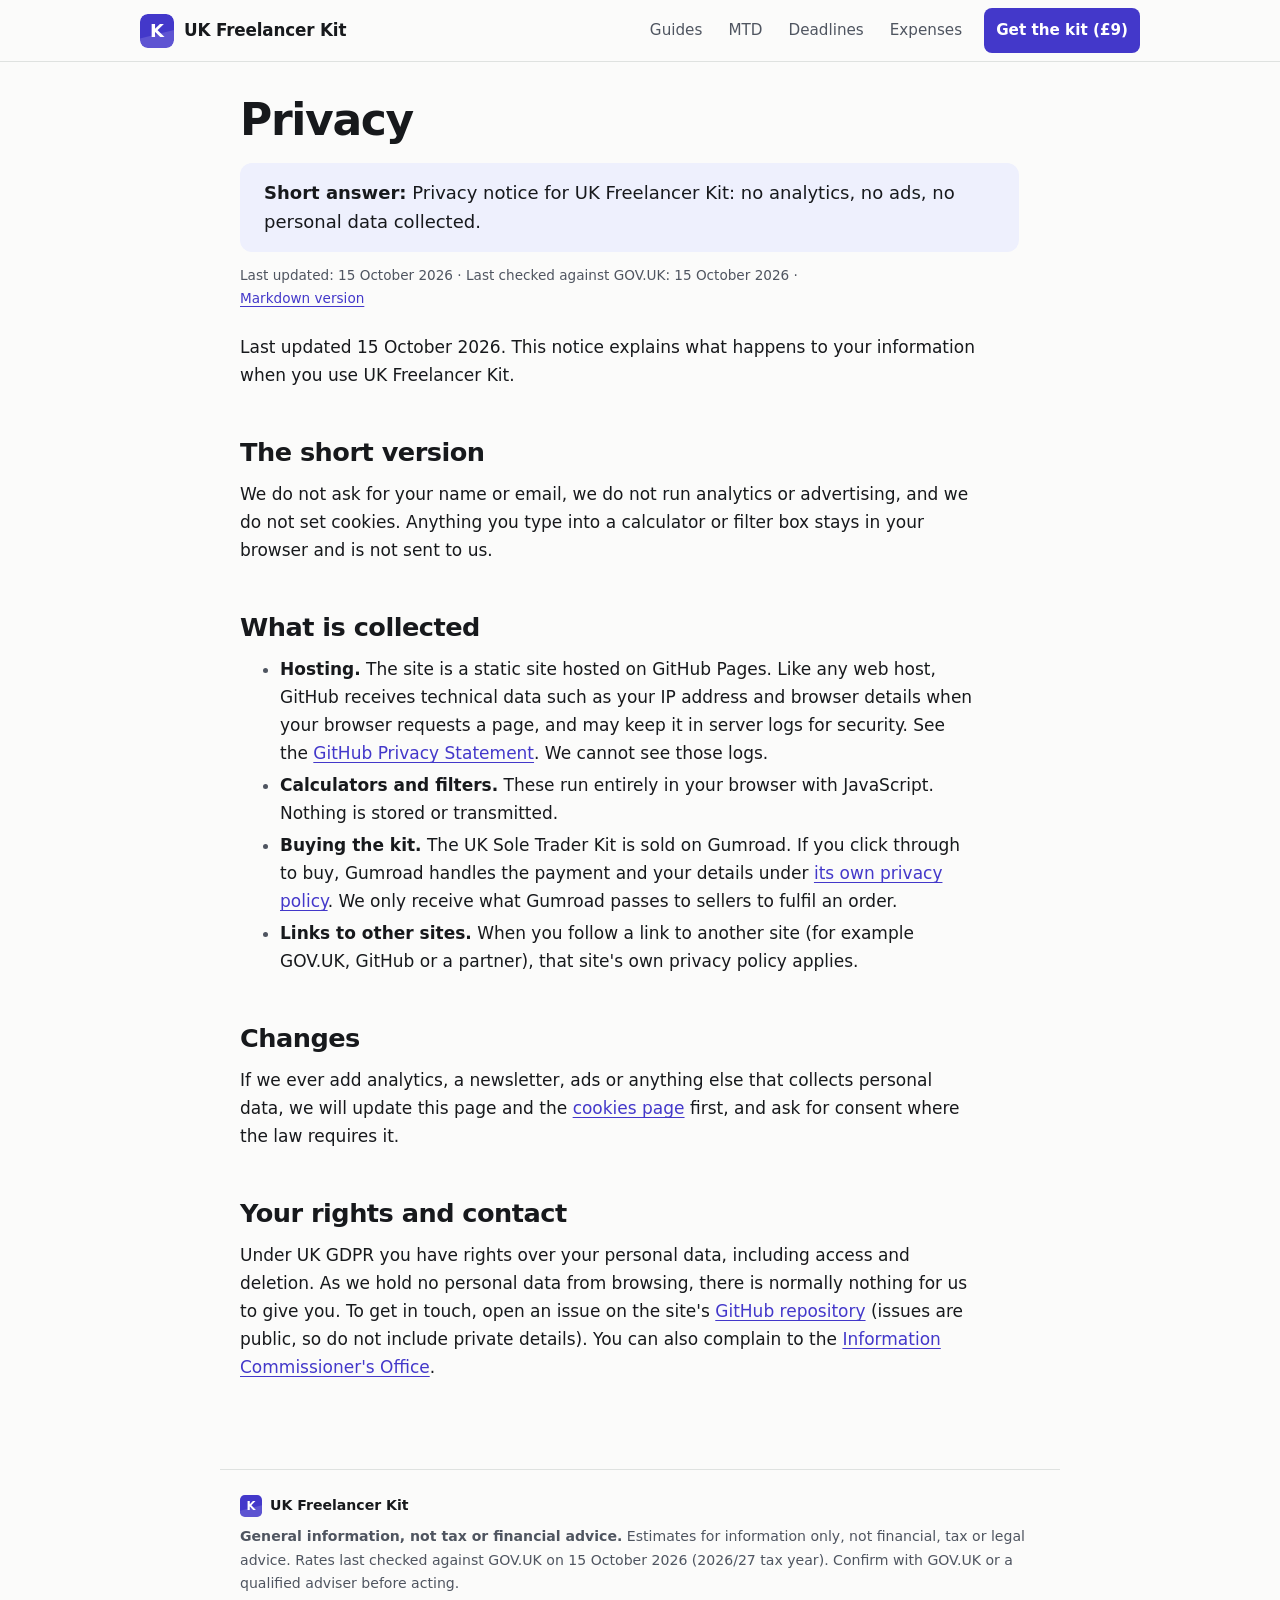
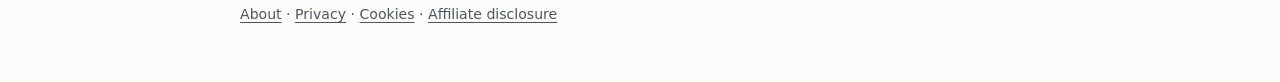
<file: privacy.html>
<!doctype html><html lang="en-GB"><head><meta charset="utf-8"><meta name="viewport" content="width=device-width,initial-scale=1">
<title>Privacy | UK Freelancer Kit</title><meta name="description" content="Privacy notice for UK Freelancer Kit: no analytics, no ads, no personal data collected."><link rel="canonical" href="https://kit.andreiturcea.com/privacy.html"><meta name="google-site-verification" content="4ClukxyHFtP7GSHUR0D75dGuQpNh220_u6YMPQ5exTw" /><link rel="stylesheet" href="style.css"><link rel="icon" href="favicon.svg" type="image/svg+xml"><meta name="theme-color" content="#4338ca"><meta name="color-scheme" content="light dark"><link rel="alternate" type="text/markdown" href="privacy.html.md" title="Markdown version"><meta property="article:modified_time" content="2026-10-15"><script type="application/ld+json">{"@context": "https://schema.org", "@graph": [{"@type": "WebSite", "@id": "https://kit.andreiturcea.com/#website", "name": "UK Freelancer Kit", "url": "https://kit.andreiturcea.com/", "description": "Free guides for UK sole traders on Making Tax Digital for Income Tax, Self Assessment deadlines, payments on account, mileage and allowable expenses (2026/27), plus the UK Sole Trader Kit, a £9 Google Sheets/Excel income, expenses and tax-estimate spreadsheet sold on Gumroad.", "inLanguage": "en-GB", "publisher": {"@id": "https://kit.andreiturcea.com/#org"}}, {"@type": "Organization", "@id": "https://kit.andreiturcea.com/#org", "name": "UK Freelancer Kit", "url": "https://kit.andreiturcea.com/"}, {"@type": "WebPage", "@id": "https://kit.andreiturcea.com/privacy.html#webpage", "url": "https://kit.andreiturcea.com/privacy.html", "name": "Privacy | UK Freelancer Kit", "description": "Privacy notice for UK Freelancer Kit: no analytics, no ads, no personal data collected.", "inLanguage": "en-GB", "isPartOf": {"@id": "https://kit.andreiturcea.com/#website"}, "datePublished": "2026-10-15", "dateModified": "2026-10-15", "lastReviewed": "2026-10-15", "breadcrumb": {"@id": "https://kit.andreiturcea.com/privacy.html#breadcrumb"}, "encoding": {"@type": "MediaObject", "contentUrl": "https://kit.andreiturcea.com/privacy.html.md", "encodingFormat": "text/markdown"}}, {"@type": "BreadcrumbList", "@id": "https://kit.andreiturcea.com/privacy.html#breadcrumb", "itemListElement": [{"@type": "ListItem", "position": 1, "name": "UK Freelancer Kit", "item": "https://kit.andreiturcea.com/"}, {"@type": "ListItem", "position": 2, "name": "Privacy", "item": "https://kit.andreiturcea.com/privacy.html"}]}]}</script></head><body>
<a class="skip" href="#main">Skip to content</a><header class="site-header"><div class="wrap"><a class="brand" href="index.html"><img src="logo.svg" alt="" width="34" height="34"><span>UK Freelancer Kit</span></a><nav class="site-nav" aria-label="Main"><a href="index.html#free-guides">Guides</a><a href="guide-mtd.html">MTD</a><a href="guide-self-assessment-deadlines.html">Deadlines</a><a href="guide-allowable-expenses.html">Expenses</a><a class="btn-nav" href="https://turceapaul.gumroad.com/l/bmykeg">Get the kit (£9)</a></nav></div></header><main id="main"><h1>Privacy</h1><p id="answer" class="answer"><b>Short answer:</b> Privacy notice for UK Freelancer Kit: no analytics, no ads, no personal data collected.</p><p id="last-updated" style="font-size:.85rem;color:#555">Last updated: <time datetime="2026-10-15">15 October 2026</time> · Last checked against GOV.UK: <time datetime="2026-10-15">15 October 2026</time> · <a href="privacy.html.md">Markdown version</a></p><p>Last updated 15 October 2026. This notice explains what happens to your information when you use UK Freelancer Kit.</p>
<h2 id="the-short-version">The short version</h2><p>We do not ask for your name or email, we do not run analytics or advertising, and we do not set cookies. Anything you type into a calculator or filter box stays in your browser and is not sent to us.</p>
<h2 id="what-is-collected">What is collected</h2><ul><li><b>Hosting.</b> The site is a static site hosted on GitHub Pages. Like any web host, GitHub receives technical data such as your IP address and browser details when your browser requests a page, and may keep it in server logs for security. See the <a href="https://docs.github.com/en/site-policy/privacy-policies/github-general-privacy-statement" rel="nofollow">GitHub Privacy Statement</a>. We cannot see those logs.</li>
<li><b>Calculators and filters.</b> These run entirely in your browser with JavaScript. Nothing is stored or transmitted.</li><li><b>Buying the kit.</b> The UK Sole Trader Kit is sold on Gumroad. If you click through to buy, Gumroad handles the payment and your details under <a href="https://gumroad.com/privacy" rel="nofollow">its own privacy policy</a>. We only receive what Gumroad passes to sellers to fulfil an order.</li>
<li><b>Links to other sites.</b> When you follow a link to another site (for example GOV.UK, GitHub or a partner), that site's own privacy policy applies.</li></ul>
<h2 id="changes">Changes</h2><p>If we ever add analytics, a newsletter, ads or anything else that collects personal data, we will update this page and the <a href="cookies.html">cookies page</a> first, and ask for consent where the law requires it.</p>
<h2 id="your-rights-and-contact">Your rights and contact</h2><p>Under UK GDPR you have rights over your personal data, including access and deletion. As we hold no personal data from browsing, there is normally nothing for us to give you. To get in touch, open an issue on the site's <a href="https://github.com/andreiturcea-creator/uk-freelancer-kit/issues" rel="nofollow">GitHub repository</a> (issues are public, so do not include private details). You can also complain to the <a href="https://ico.org.uk/make-a-complaint/" rel="nofollow">Information Commissioner's Office</a>.</p></main>
<footer><div class="foot-brand"><img src="logo.svg" alt="" width="22" height="22">UK Freelancer Kit</div><b>General information, not tax or financial advice.</b> Estimates for information only, not financial, tax or legal advice. Rates last checked against GOV.UK on 15 October 2026 (2026/27 tax year). Confirm with GOV.UK or a qualified adviser before acting.<br><a href="about.html">About</a> · <a href="privacy.html">Privacy</a> · <a href="cookies.html">Cookies</a> · <a href="affiliate-disclosure.html">Affiliate disclosure</a></footer></body></html>
</file>
<file: style.css>
/* Shared design system v2 (Impeccable audit + Modern Web Guidance). Accent per site. */
:root{color-scheme:light dark;
--accent-l:#4338ca;--accent-d:#a5b4fc;--soft-l:#eef0fd;--soft-d:#1c1f3d;
--accent:var(--accent-l);--accent-soft:var(--soft-l);--on-accent:#ffffff;
--bg:#fbfbfa;--bg-alt:#f2f3f1;--text:#17191c;--muted:#4f5560;--line:#dfe2e0;--card:#ffffff;
--warn-bg:#fff7e6;--warn-line:#e7c27a;--radius:12px;
--shadow:0 1px 2px rgba(20,24,28,.06),0 2px 8px rgba(20,24,28,.05);
--font:system-ui,-apple-system,"Segoe UI",Roboto,"Helvetica Neue",Arial,"Noto Sans",sans-serif;--mono:ui-monospace,SFMono-Regular,Menlo,Consolas,monospace;
--measure:68ch;--s1:4px;--s2:8px;--s3:12px;--s4:16px;--s5:24px;--s6:32px;--s7:48px;--s8:64px}
@media (prefers-color-scheme:dark){:root{--accent:var(--accent-d);--accent-soft:var(--soft-d);--on-accent:#0d0f12;
--bg:#0f1113;--bg-alt:#171a1d;--text:#e9ebee;--muted:#a9afb8;--line:#2b3035;--card:#15181b;--warn-bg:#2a2214;--warn-line:#7d6230;
--shadow:0 1px 2px rgba(0,0,0,.5)}}
*,*::before,*::after{box-sizing:border-box}
html{-webkit-text-size-adjust:100%;text-size-adjust:100%;scroll-padding-top:88px;accent-color:var(--accent);scrollbar-color:color-mix(in srgb,var(--muted) 55%,transparent) transparent}
body{margin:0;background:var(--bg);color:var(--text);font-family:var(--font);font-size:1.0625rem;line-height:1.65;caret-color:var(--accent)}
::selection{background:color-mix(in srgb,var(--accent) 28%,transparent);color:inherit}
a{color:var(--accent);text-underline-offset:.2em;text-decoration-thickness:1px}
a:hover{text-decoration-thickness:2px}
:focus-visible{outline:3px solid var(--accent);outline-offset:3px;border-radius:4px}
.skip{position:absolute;left:-999px;top:var(--s2);background:var(--accent);color:var(--on-accent);padding:var(--s2) var(--s4);border-radius:8px;z-index:20}.skip:focus{left:var(--s2)}
.wrap,main,footer{width:100%;max-width:840px;margin-inline:auto;padding-inline:20px}
/* header: solid surface, no decorative blur */
.site-header{position:sticky;top:0;z-index:10;background:var(--bg);border-bottom:1px solid var(--line)}
.site-header .wrap{max-width:1040px;display:flex;align-items:center;gap:var(--s4);min-height:60px;flex-wrap:wrap;padding-block:var(--s2)}
.brand{display:flex;align-items:center;gap:10px;color:var(--text);text-decoration:none;font-weight:700;letter-spacing:-.01em;font-size:1.05rem}
.brand img{display:block;border-radius:8px}
.site-nav{display:flex;gap:2px;margin-left:auto;overflow-x:auto;scrollbar-width:none;max-width:100%}
.site-nav a{color:var(--muted);text-decoration:none;padding:10px 12px;border-radius:8px;font-size:.95rem;white-space:nowrap;min-height:44px;display:inline-flex;align-items:center}
.site-nav a:hover{color:var(--text);background:var(--bg-alt)}
.site-nav a.btn-nav{background:var(--accent);color:var(--on-accent);font-weight:600;margin-left:var(--s2)}
.site-nav a.btn-nav:hover{background:color-mix(in srgb,var(--accent) 88%,var(--text))}
@media (max-width:640px){.site-nav{margin-left:0;width:100%;order:3;mask-image:linear-gradient(90deg,#000 88%,transparent)}}
/* reading typography */
main{padding-block:var(--s6) var(--s5)}
main>p,main>ul,main>ol,.card p,.card ul,.answer,.note{max-width:var(--measure)}
h1,h2,h3{line-height:1.2;letter-spacing:-.02em;color:var(--text);text-wrap:balance}
h1{font-size:clamp(1.85rem,1.2rem + 2.6vw,2.75rem);margin:0 0 var(--s4);font-weight:800;letter-spacing:-.03em}
h2{font-size:clamp(1.3rem,1.1rem + .8vw,1.6rem);margin:var(--s7) 0 var(--s3);font-weight:700}
h3{font-size:1.125rem;margin:var(--s5) 0 var(--s2);font-weight:650}
p,li{text-wrap:pretty}p,ul,ol{margin:0 0 var(--s4)}li{margin:var(--s1) 0}li::marker{color:var(--muted)}
code{font-family:var(--mono);font-size:.9em;background:var(--bg-alt);padding:.1em .35em;border-radius:5px}
.answer{font-size:1.125rem;line-height:1.6;background:var(--accent-soft);border-radius:var(--radius);padding:var(--s4) var(--s5);margin:0 0 var(--s3)}
#last-updated{color:var(--muted)!important;font-size:.85rem!important;margin-bottom:var(--s5)}
.small{font-size:.85rem;color:var(--muted)}
.note{background:var(--bg-alt);border:1px solid var(--line);padding:var(--s3) var(--s4);border-radius:var(--radius);font-size:.92rem;color:var(--muted)}
.note b{color:var(--text)}
.anchor{display:block;scroll-margin-top:88px}
/* home hero: open layout, no box, no eyebrow */
.hero{margin:0 0 var(--s6);padding:var(--s4) 0 var(--s5);border-bottom:1px solid var(--line)}
.hero h1{font-size:clamp(2.1rem,1.3rem + 3.4vw,3.25rem);max-width:20ch}
.hero .answer{background:none;padding:0;font-size:1.2rem;color:var(--text)}
.hero>p:last-child{font-size:1.05rem;color:var(--muted);max-width:var(--measure);margin:0}
/* panels */
.card{background:var(--card);border:1px solid var(--line);border-radius:var(--radius);padding:var(--s4) var(--s5);margin:var(--s4) 0}
.card>b:first-child{display:block;margin-bottom:var(--s1)}
.card ul{padding-left:1.2em}
/* link lists instead of identical card grids */
.grid,#l{display:grid;grid-template-columns:repeat(auto-fit,minmax(min(100%,320px),1fr));column-gap:var(--s6);margin:var(--s3) 0 var(--s5);border-top:1px solid var(--line)}
.grid .card,#l .card{margin:0;padding:var(--s4) 0;border:0;border-bottom:1px solid var(--line);border-radius:0;background:none;box-shadow:none;color:var(--muted);font-size:.95rem;line-height:1.5}
.grid .card a,#l .card b a{text-decoration:none;font-size:1.05rem}
.grid .card a b,#l .card b{color:var(--text)}
.grid .card a:hover b,#l .card b a:hover{color:var(--accent);text-decoration:underline;text-decoration-thickness:1px}
#l .card b a{color:var(--text)}
.sp{background:var(--warn-bg);border:1px solid var(--warn-line)}
.kit-cta{background:var(--accent-soft);border:1px solid color-mix(in srgb,var(--accent) 30%,transparent);padding:var(--s5)}
.kit-cta b:first-child{display:inline}
.kit-cta a:last-child{display:inline-flex;align-items:center;min-height:44px;margin-top:var(--s3);background:var(--accent);color:var(--on-accent);padding:0 var(--s4);border-radius:10px;text-decoration:none;font-weight:600}
.kit-cta a:last-child:hover{background:color-mix(in srgb,var(--accent) 88%,var(--text))}
.tag{display:inline-block;background:var(--bg-alt);color:var(--muted);border-radius:999px;padding:2px 10px;margin:2px 4px 2px 0;font-size:.8rem;text-decoration:none;border:1px solid var(--line);font-weight:500;vertical-align:.1em}
a.tag{color:var(--text);padding:6px 12px;font-size:.88rem}a.tag:hover{border-color:var(--accent);color:var(--accent)}
/* forms and calculators */
label{display:inline-flex;flex-wrap:wrap;align-items:center;gap:var(--s2);margin:var(--s2) var(--s4) var(--s2) 0;font-weight:500}
input,select,button{font:inherit;font-size:1rem;padding:9px 12px;border-radius:10px;border:1px solid color-mix(in srgb,var(--muted) 45%,var(--line));background:var(--bg);color:var(--text);min-height:44px}
input:hover,select:hover{border-color:var(--muted)}
input[type=number]{max-width:11rem;font-variant-numeric:tabular-nums}
input[type=radio],input[type=checkbox]{min-height:auto;width:20px;height:20px}
input#q{width:100%;max-width:none;margin:var(--s2) 0 0}
button,.btn{background:var(--accent);color:var(--on-accent);border:0;cursor:pointer;font-weight:600;padding:0 var(--s5)}
button:hover{background:color-mix(in srgb,var(--accent) 88%,var(--text))}
button:active{transform:translateY(1px)}
#o{margin-top:var(--s4);font-variant-numeric:tabular-nums}#o:empty{display:none}
h2#o{font-size:1.4rem;margin-bottom:0}
/* tables */
.table-wrap{overflow-x:auto;margin:var(--s3) 0 var(--s5);border:1px solid var(--line);border-radius:var(--radius);background:var(--card)}
table{border-collapse:collapse;width:100%;font-size:.95rem;font-variant-numeric:tabular-nums}
th{background:var(--bg-alt);font-weight:600;font-size:.88rem;color:var(--muted)}td,th{border-bottom:1px solid var(--line);padding:10px 14px;text-align:left;vertical-align:top}
tr:last-child td{border-bottom:0}
/* footer */
footer{margin-top:var(--s7);padding-block:var(--s5) var(--s7);border-top:1px solid var(--line);font-size:.88rem;color:var(--muted)}
footer a{color:var(--muted);display:inline-block;padding:var(--s2) 0}footer a:hover{color:var(--accent)}
.foot-brand{display:flex;align-items:center;gap:var(--s2);font-weight:700;color:var(--text);margin-bottom:var(--s2)}
@media (prefers-reduced-motion:no-preference){a,button,.site-nav a{transition:color .15s ease-out,background-color .15s ease-out}}
@media print{.site-header,.kit-cta,footer,.skip{display:none}}
</file>
